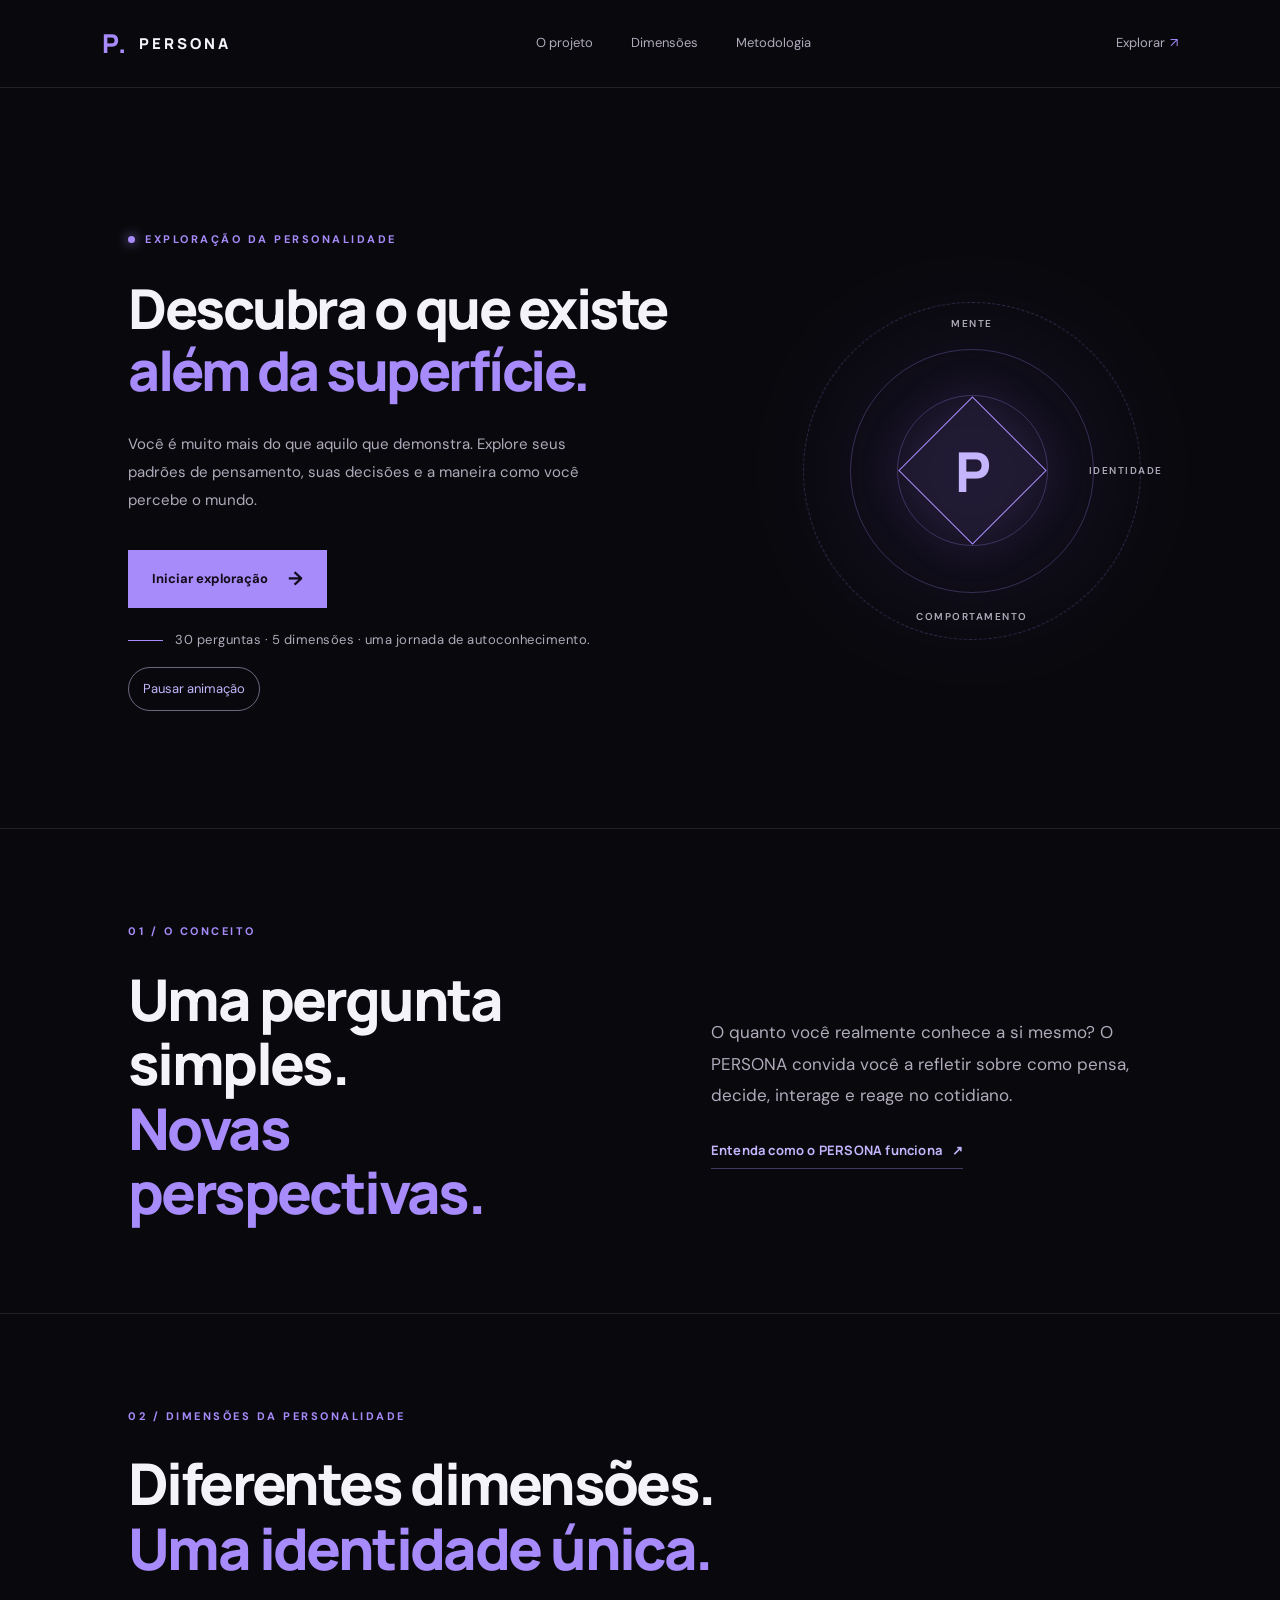
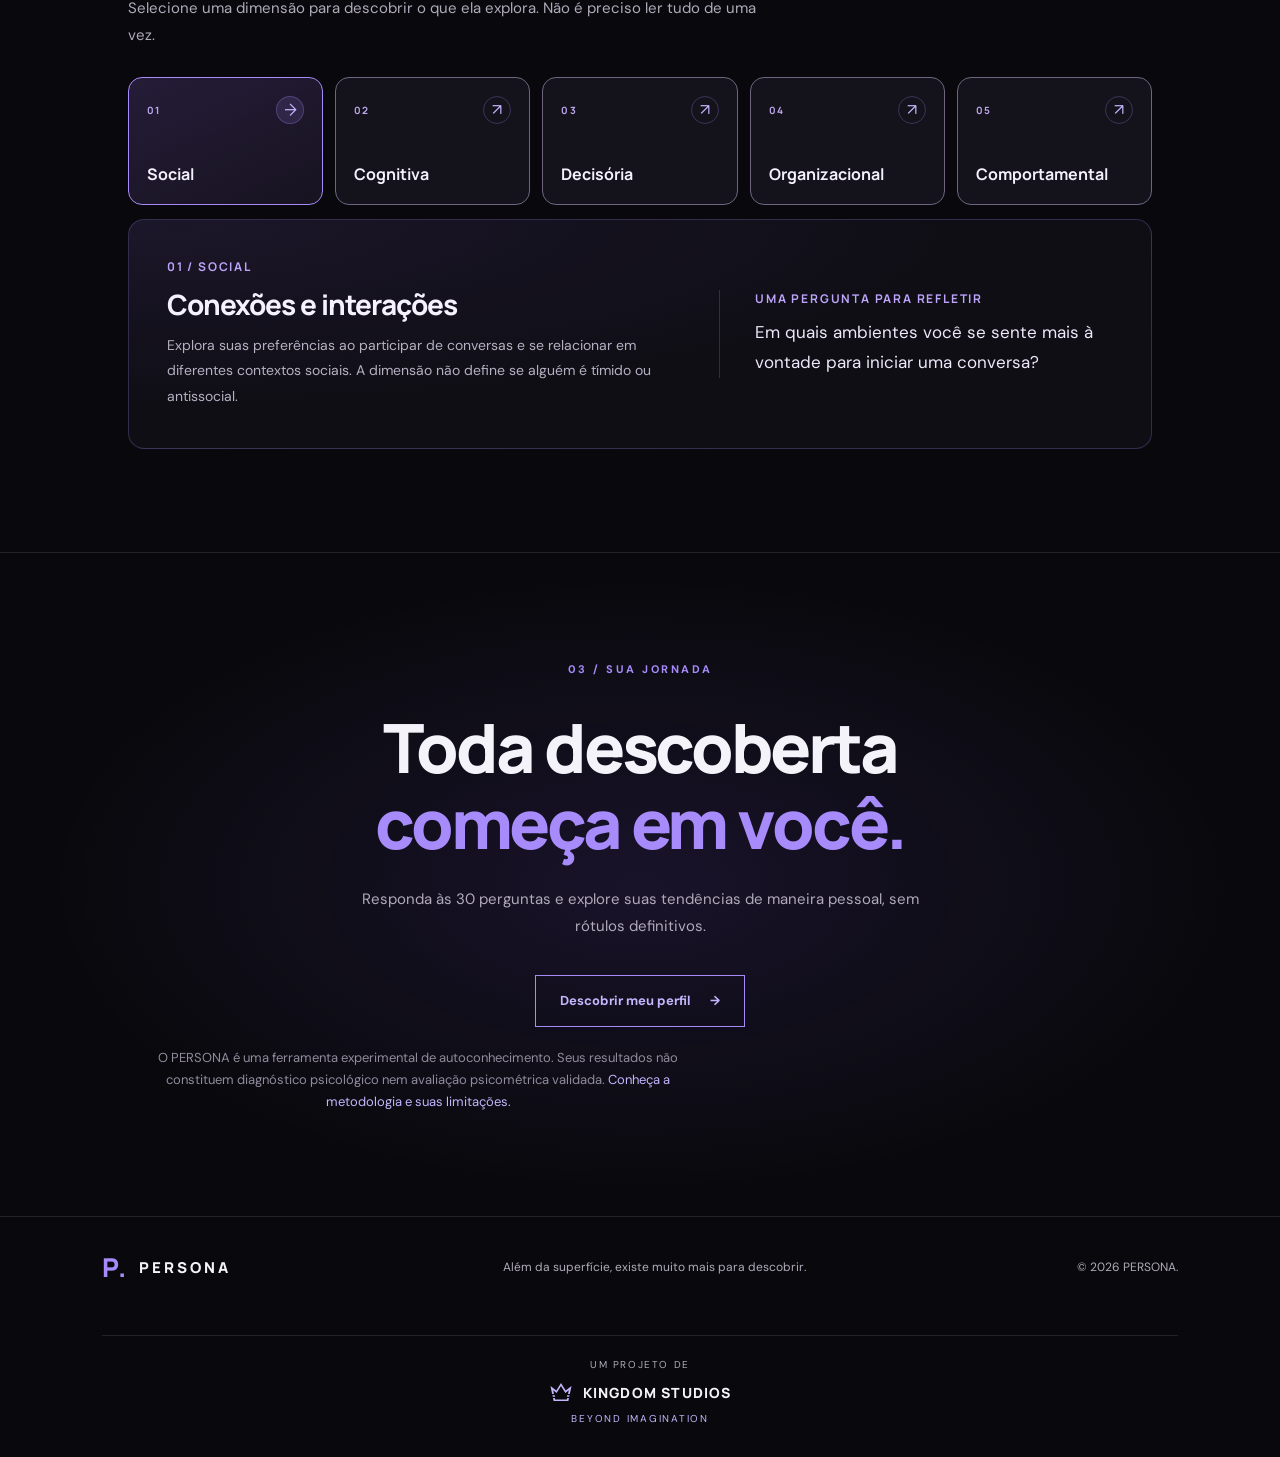
<file: index.html>
<!DOCTYPE html>
<html lang="pt-BR">
<head>
    <meta charset="UTF-8">
    <link rel="icon" type="image/svg+xml" href="persona-icon.svg?v=1">
    <meta http-equiv="Content-Security-Policy" content="default-src 'self'; script-src 'self'; style-src 'self'; font-src 'self'; img-src 'self' data:; connect-src 'self'; object-src 'none'; frame-src 'none'; base-uri 'self'; form-action 'self'; upgrade-insecure-requests">
    <meta name="referrer" content="no-referrer">
    <meta name="viewport" content="width=device-width, initial-scale=1.0">
    <meta name="description" content="PERSONA — Explore seus padrões de pensamento, comportamento e decisão. Uma jornada de descoberta e autoconhecimento.">
    <title>PERSONA — Além da superfície</title>
    <!-- Prévia de compartilhamento -->
    <meta property="og:type" content="website">
    <meta property="og:locale" content="pt_BR">
    <meta property="og:site_name" content="PERSONA">
    <meta property="og:title" content="PERSONA — Além da superfície">
    <meta property="og:description" content="Explore seus padrões de pensamento, comportamento e decisão. Uma jornada de autoconhecimento.">
    <meta property="og:url" content="https://kinglxyz.github.io/Persona/">
    <meta property="og:image" content="https://kinglxyz.github.io/Persona/persona-share.png">
    <meta property="og:image:width" content="1200">
    <meta property="og:image:height" content="630">
    <meta property="og:image:alt" content="PERSONA — Além da superfície. Explore seus padrões de pensamento, comportamento e decisão.">
    <meta name="twitter:card" content="summary_large_image">
    <meta name="twitter:title" content="PERSONA — Além da superfície">
    <meta name="twitter:description" content="Explore seus padrões de pensamento, comportamento e decisão. Uma jornada de autoconhecimento.">
    <meta name="twitter:image" content="https://kinglxyz.github.io/Persona/persona-share.png">
    <!-- Fontes -->
    <link rel="stylesheet" href="fonts.css?v=2">

    <!-- Arquivos do projeto -->
    <link rel="stylesheet" href="style.css?v=8">
    <link rel="stylesheet" href="home.css?v=3">
    <link rel="stylesheet" href="persona-interface.css?v=2">
    <script src="script.js?v=4" defer></script>
    <!-- Ajustes exclusivos da nova página inicial: não alteram as demais páginas. -->
</head>
<body class="home-refresh">
    <a class="skip-link" href="#conteudo-principal">Pular para o conteúdo principal</a>
    <!-- CABEÇALHO -->
    <header class="header">
        <a href="index.html" class="logo" aria-label="PERSONA — Página inicial">
            <span class="logo-symbol">P.</span>
            PERSONA
        </a>

        <nav class="navigation" aria-label="Navegação principal">
            <a href="#conceito">O projeto</a>
            <a href="#dimensoes">Dimensões</a>
            <a href="metodologia.html">Metodologia</a>
        </nav>

        <a href="quiz.html" class="header-link">
            Explorar <span aria-hidden="true">↗</span>
        </a>
    </header>

    <!-- CONTEÚDO PRINCIPAL -->
    <main id="conteudo-principal" tabindex="-1">
        <!-- APRESENTAÇÃO -->
        <section class="hero" aria-labelledby="titulo-principal">
            <div class="hero-content">
                <span class="eyebrow">
                    <span class="status-dot" aria-hidden="true"></span>
                    EXPLORAÇÃO DA PERSONALIDADE
                </span>
                <h1 id="titulo-principal">
                    Descubra o que existe<br>
                    <span>além da superfície.</span>
                </h1>

                <p class="hero-description">
                    Você é muito mais do que aquilo que demonstra.
                    Explore seus padrões de pensamento, suas decisões
                    e a maneira como você percebe o mundo.
                </p>
                <a href="quiz.html" class="primary-button">
                    Iniciar exploração <span aria-hidden="true">→</span>
                </a>

                <div class="hero-note">
                    <span class="note-line" aria-hidden="true"></span>
                    30 perguntas · 5 dimensões · uma jornada de autoconhecimento.
                </div>
                <button type="button" id="hero-motion-toggle" class="hero-motion-toggle" hidden>Pausar animação</button>
            </div>
            <!-- Ilustração geométrica do PERSONA -->
            <div class="hero-visual" aria-hidden="true">
                <div class="visual-glow"></div>
                <div class="orbit orbit-one"></div>
                <div class="orbit orbit-two"></div>
                <div class="orbit orbit-three"></div>
                <div class="visual-center">
                    <span class="center-symbol">P</span>
                </div>
                <span class="visual-label label-one">MENTE</span>
                <span class="visual-label label-two">IDENTIDADE</span>
                <span class="visual-label label-three">COMPORTAMENTO</span>
            </div>
            <div class="hero-index" aria-hidden="true">
                <span>01</span>
                <span class="index-line"></span>
                <span>03</span>
            </div>
        </section>
        <!-- SEÇÃO 01 — CONCEITO: apresentação breve -->
        <section class="concept section" id="conceito" aria-labelledby="titulo-conceito">
            <div class="section-heading">
                <span class="section-tag">01 / O CONCEITO</span>
                <h2 id="titulo-conceito">
                    Uma pergunta simples.<br>
                    <span>Novas perspectivas.</span>
                </h2>
            </div>
            <div class="concept-content">
                <p>
                    O quanto você realmente conhece a si mesmo?
                    O PERSONA convida você a refletir sobre como pensa,
                    decide, interage e reage no cotidiano.
                </p>
                <a href="metodologia.html" class="home-text-link">
                    Entenda como o PERSONA funciona <span aria-hidden="true">↗</span>
                </a>
            </div>
        </section>

        <!-- SEÇÃO 02 — DIMENSÕES: os cartões são botões de verdade -->
        <section class="dimensions section" id="dimensoes" aria-labelledby="titulo-dimensoes">
            <div class="section-heading">
                <span class="section-tag">02 / DIMENSÕES DA PERSONALIDADE</span>
                <h2 id="titulo-dimensoes">
                    Diferentes dimensões.<br>
                    <span>Uma identidade única.</span>
                </h2>
                <p class="dimension-intro">
                    Selecione uma dimensão para descobrir o que ela explora.
                    Não é preciso ler tudo de uma vez.
                </p>
            </div>

            <div class="dimension-grid" role="group" aria-label="Escolha uma dimensão para explorar">
                <button type="button" class="dimension-choice" data-dimension="social" aria-pressed="true" aria-controls="dimension-detail">
                    <span class="dimension-choice-top"><span class="dimension-choice-number">01</span><span class="dimension-choice-arrow" aria-hidden="true">↗</span></span>
                    <span class="dimension-choice-title">Social</span>
                </button>
                <button type="button" class="dimension-choice" data-dimension="cognitiva" aria-pressed="false" aria-controls="dimension-detail">
                    <span class="dimension-choice-top"><span class="dimension-choice-number">02</span><span class="dimension-choice-arrow" aria-hidden="true">↗</span></span>
                    <span class="dimension-choice-title">Cognitiva</span>
                </button>
                <button type="button" class="dimension-choice" data-dimension="decisoria" aria-pressed="false" aria-controls="dimension-detail">
                    <span class="dimension-choice-top"><span class="dimension-choice-number">03</span><span class="dimension-choice-arrow" aria-hidden="true">↗</span></span>
                    <span class="dimension-choice-title">Decisória</span>
                </button>
                <button type="button" class="dimension-choice" data-dimension="organizacional" aria-pressed="false" aria-controls="dimension-detail">
                    <span class="dimension-choice-top"><span class="dimension-choice-number">04</span><span class="dimension-choice-arrow" aria-hidden="true">↗</span></span>
                    <span class="dimension-choice-title">Organizacional</span>
                </button>
                <button type="button" class="dimension-choice" data-dimension="comportamental" aria-pressed="false" aria-controls="dimension-detail">
                    <span class="dimension-choice-top"><span class="dimension-choice-number">05</span><span class="dimension-choice-arrow" aria-hidden="true">↗</span></span>
                    <span class="dimension-choice-title">Comportamental</span>
                </button>
            </div>

            <div class="dimension-detail" id="dimension-detail" role="region" aria-labelledby="dimension-detail-title" aria-live="polite" aria-atomic="true">
                <div>
                    <span class="dimension-detail-eyebrow" id="dimension-detail-number">01 / SOCIAL</span>
                    <h3 class="dimension-detail-title" id="dimension-detail-title">Conexões e interações</h3>
                    <p class="dimension-detail-description" id="dimension-detail-description">
                        Explora suas preferências ao participar de conversas e se relacionar em diferentes contextos sociais.
                        A dimensão não define se alguém é tímido ou antissocial.
                    </p>
                </div>
                <div class="dimension-reflection">
                    <span class="dimension-detail-label">UMA PERGUNTA PARA REFLETIR</span>
                    <p class="dimension-detail-question" id="dimension-detail-question">
                        Em quais ambientes você se sente mais à vontade para iniciar uma conversa?
                    </p>
                </div>
            </div>
        </section>
        <!-- SEÇÃO 03 — JORNADA -->
        <section class="closing" aria-labelledby="titulo-jornada">
            <span class="section-tag">03 / SUA JORNADA</span>
            <h2 id="titulo-jornada">
                Toda descoberta<br>
                <span>começa em você.</span>
            </h2>
            <p>
                Responda às 30 perguntas e explore suas tendências
                de maneira pessoal, sem rótulos definitivos.
            </p>
            <a href="quiz.html" class="secondary-button">
                Descobrir meu perfil <span aria-hidden="true">→</span>
            </a>
            <p class="home-smallprint">
                O PERSONA é uma ferramenta experimental de autoconhecimento. Seus resultados não constituem diagnóstico psicológico nem avaliação psicométrica validada.
                <a href="metodologia.html">Conheça a metodologia e suas limitações.</a>
            </p>
        </section>
    </main>

    <!-- RODAPÉ -->
    <footer class="footer">
        <a href="index.html" class="logo" aria-label="PERSONA — Voltar ao início">
            <span class="logo-symbol">P.</span>
            PERSONA
        </a>
        <p>Além da superfície, existe muito mais para descobrir.</p>
        <span>© <span id="current-year"></span> PERSONA.</span>
    </footer>
    <!-- Módulo já utilizado nas demais páginas: assinatura KINGDOM STUDIOS. -->
    <script src="persona-interface.js?v=6" defer></script>

    <!-- Alternância local dos cartões: não interfere em quiz, resultados nem histórico. -->
    <script src="home-dimensoes.js?v=1" defer></script>
</body>
</html>
</file>
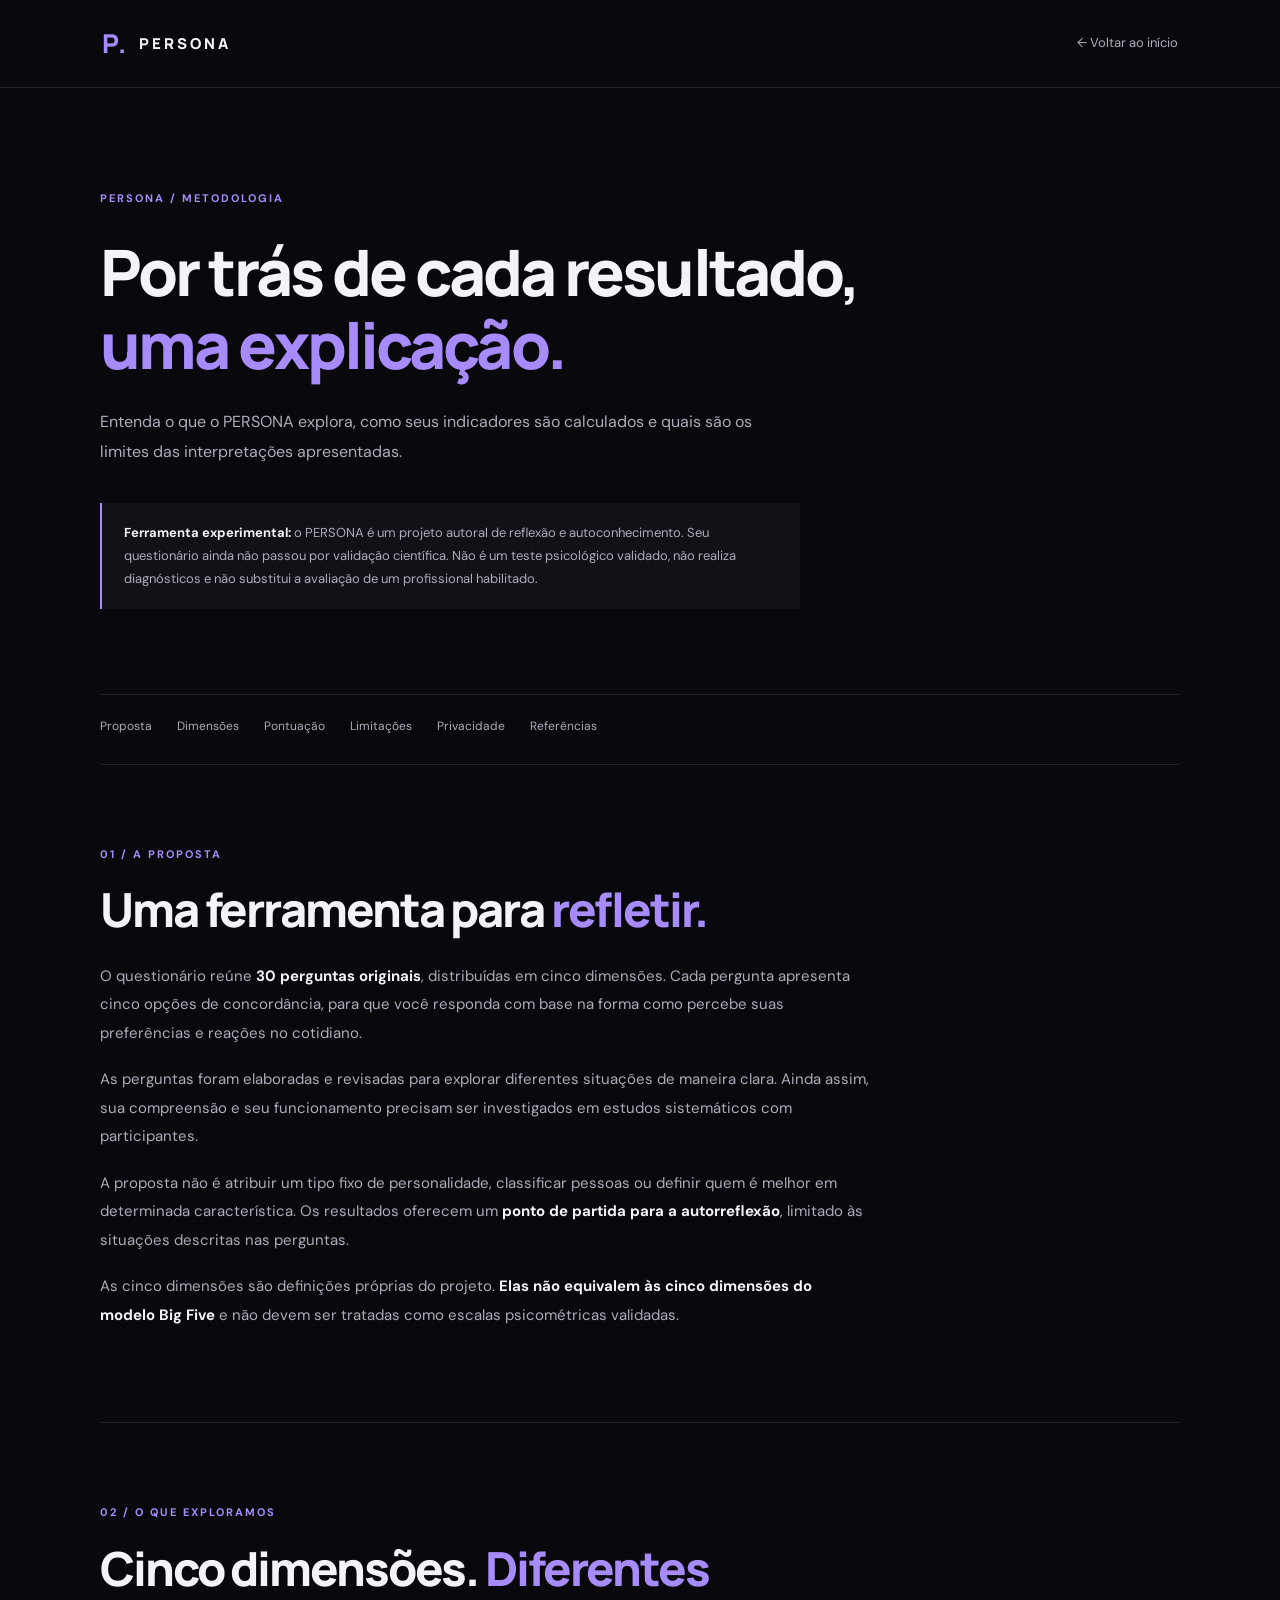
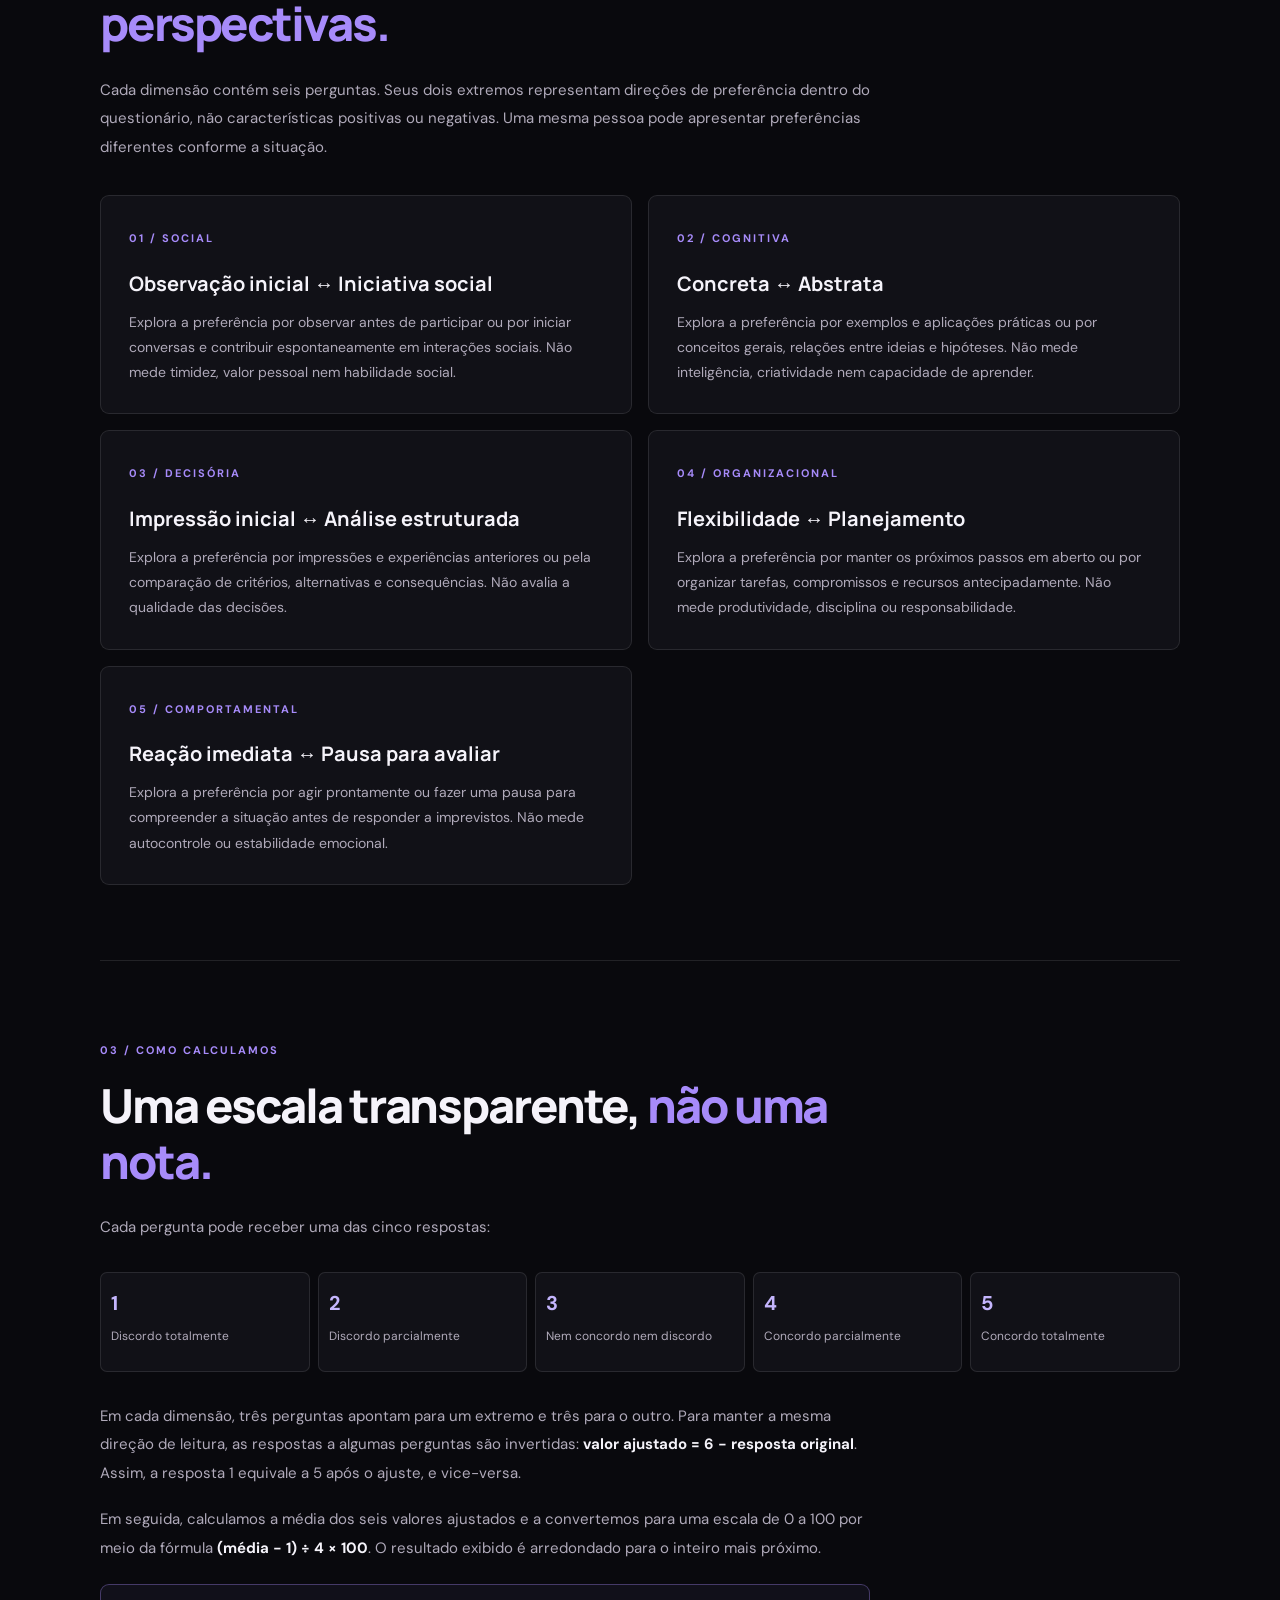
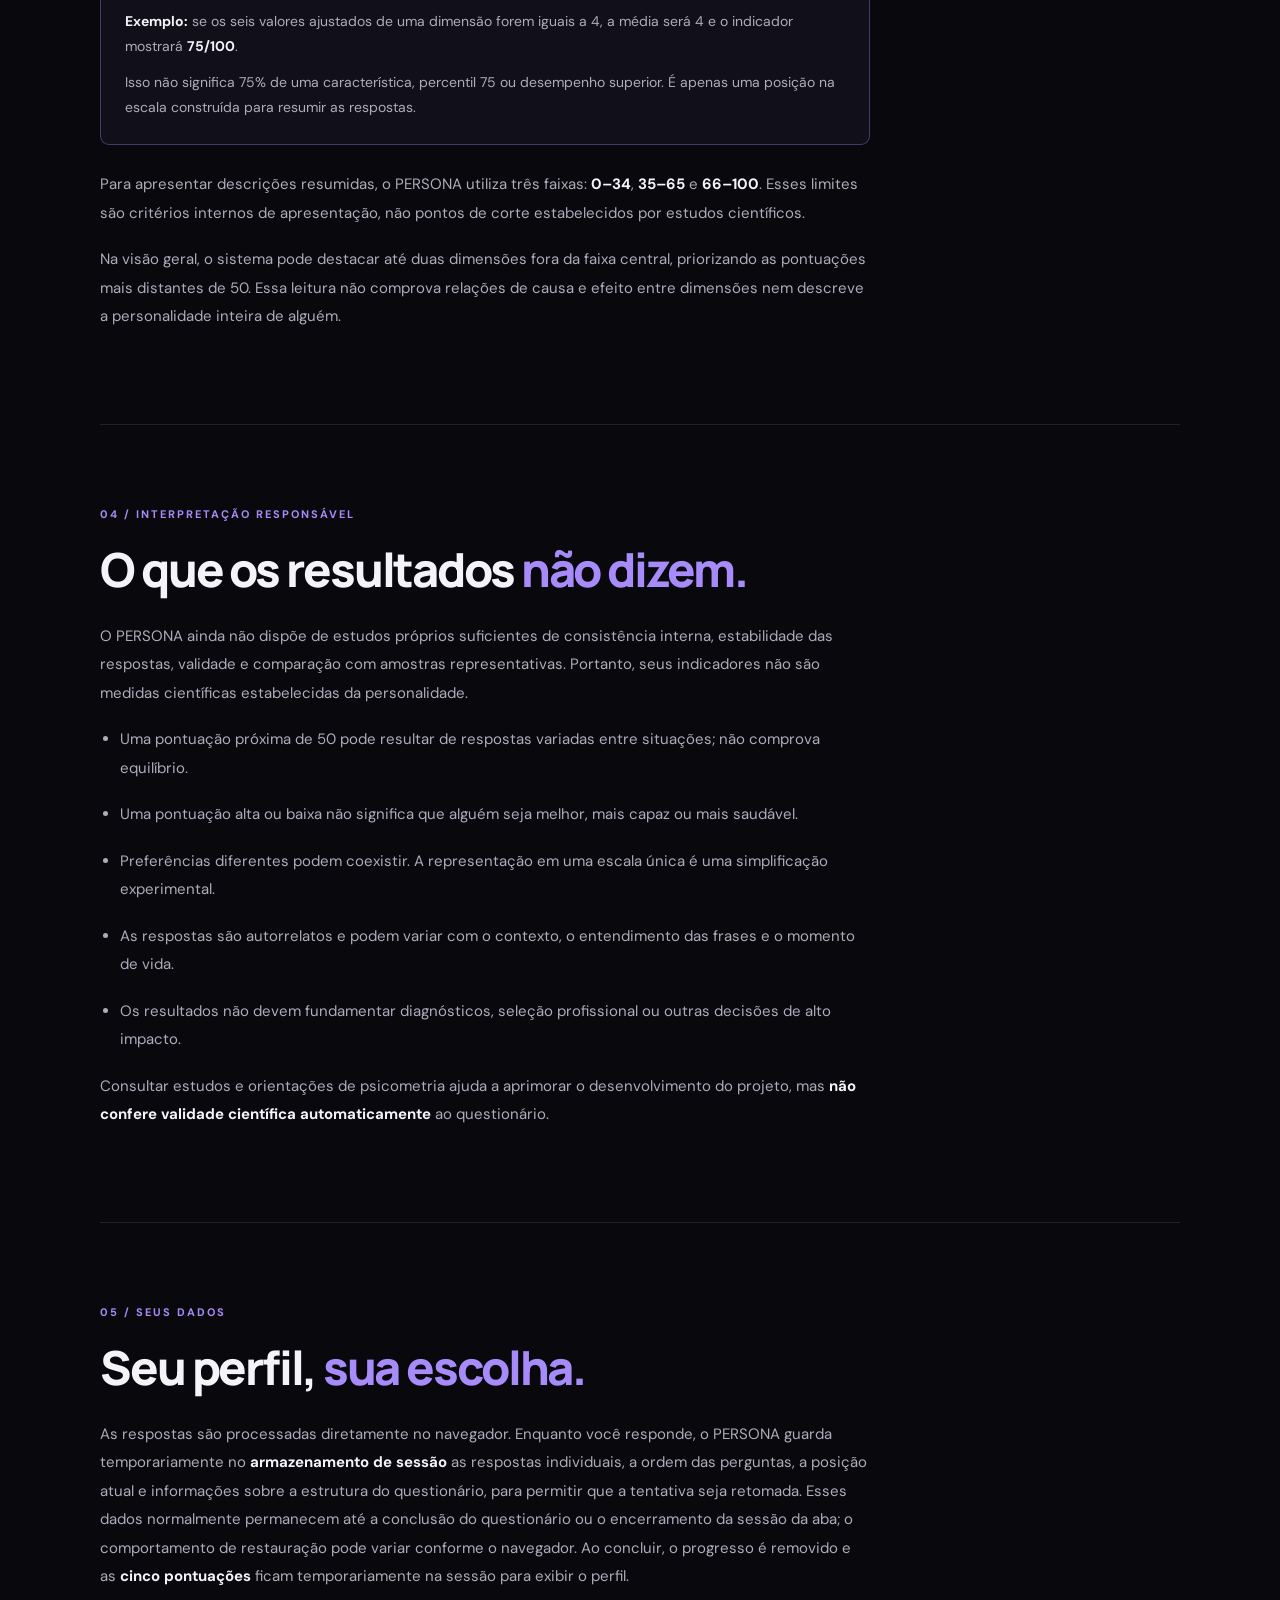
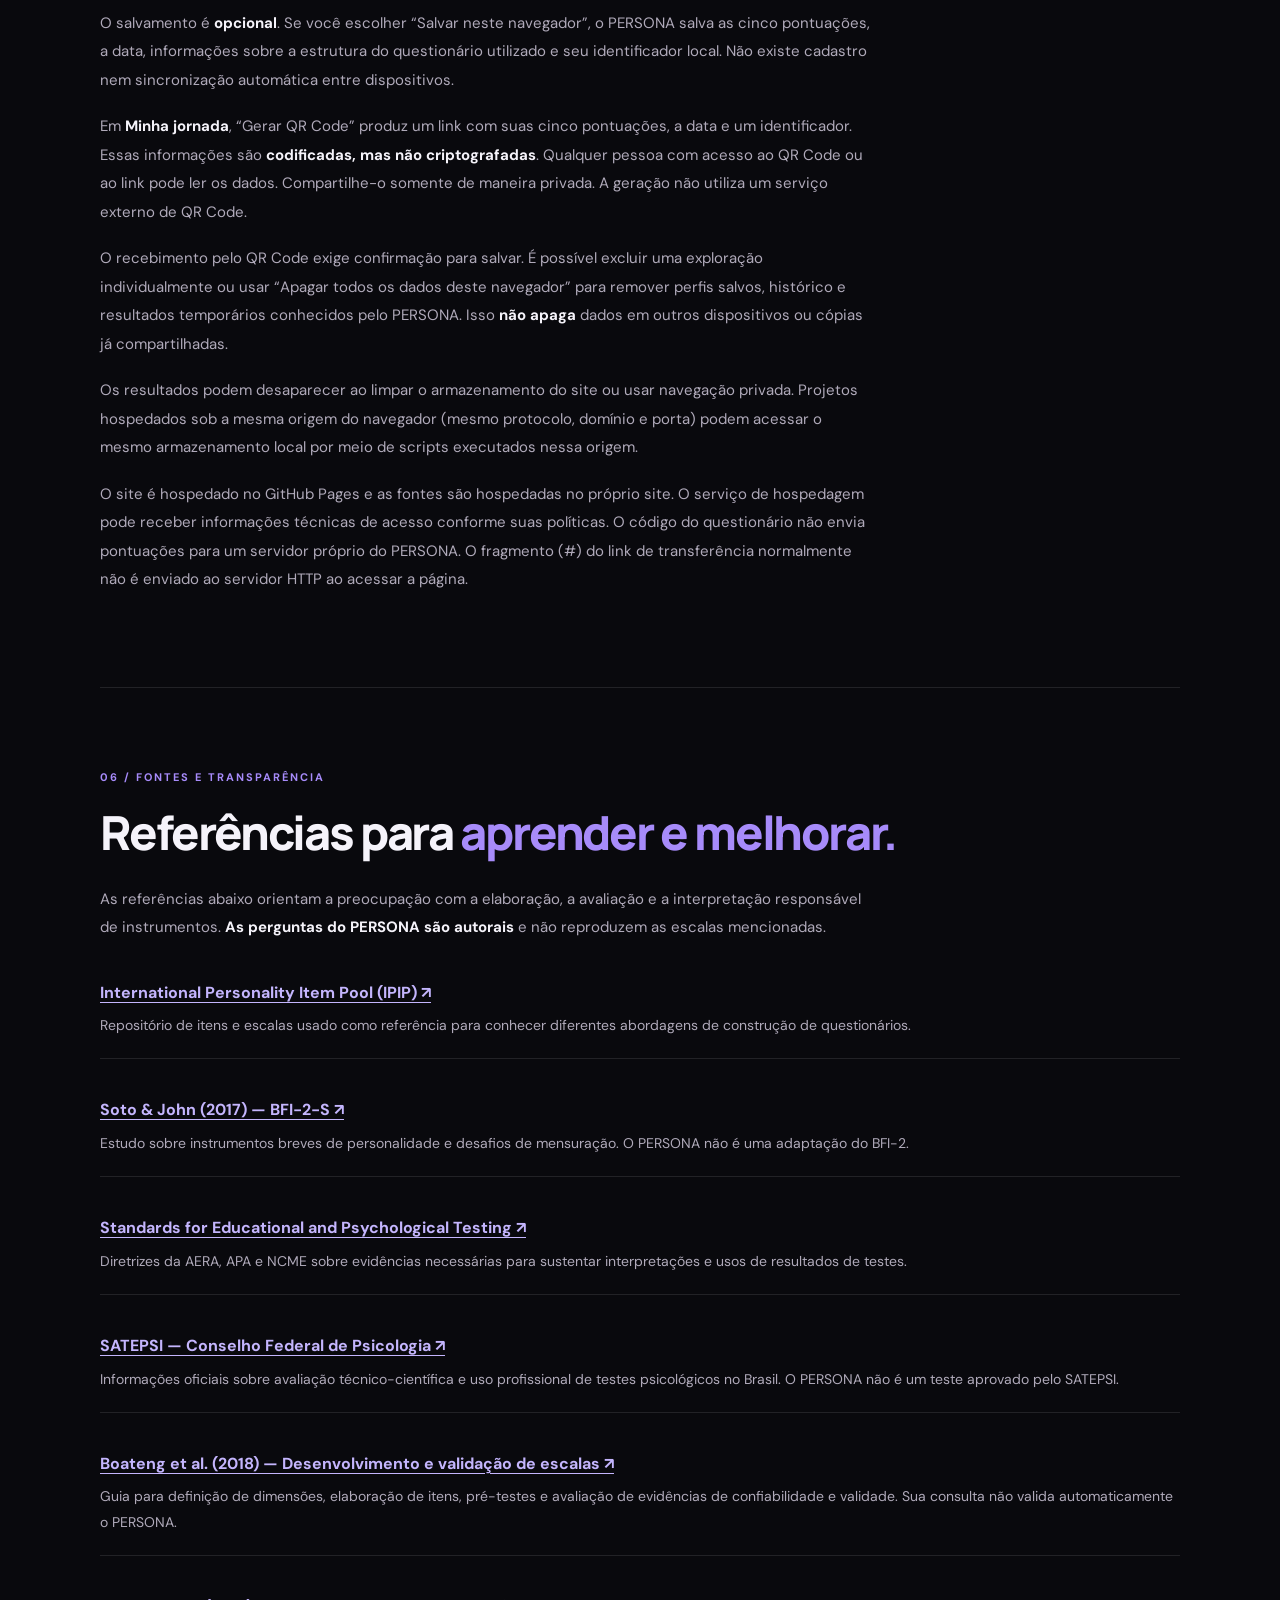
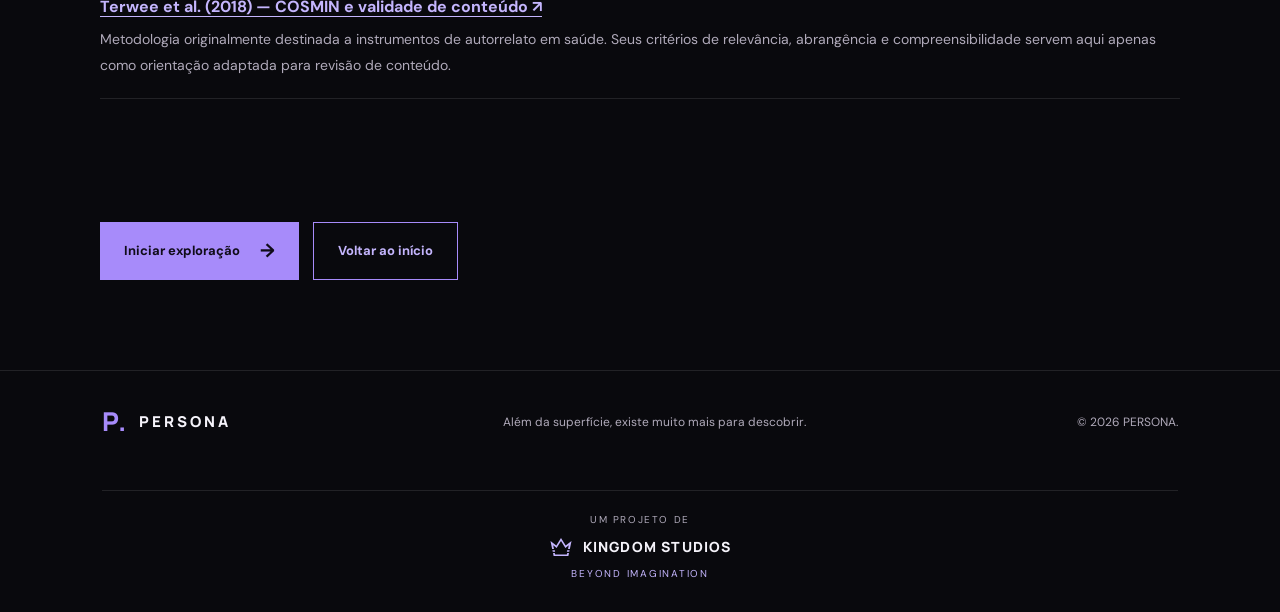
<file: metodologia.html>
<!DOCTYPE html>
<html lang="pt-BR">
<head>
    <meta charset="UTF-8">
    <link rel="icon" type="image/svg+xml" href="persona-icon.svg?v=1">
    <meta http-equiv="Content-Security-Policy" content="default-src 'self'; script-src 'self'; style-src 'self'; font-src 'self'; img-src 'self' data:; connect-src 'self'; object-src 'none'; frame-src 'none'; base-uri 'self'; form-action 'self'; upgrade-insecure-requests">
    <meta name="referrer" content="no-referrer">
    <meta name="viewport" content="width=device-width, initial-scale=1.0">
    <meta name="description" content="Conheça a metodologia do PERSONA: dimensões exploradas, elaboração das perguntas, cálculo dos indicadores, limitações e privacidade.">
    <meta name="theme-color" content="#09090d">
    <title>Metodologia — PERSONA</title>

    <link rel="stylesheet" href="fonts.css?v=2">
    <link rel="stylesheet" href="style.css?v=8">
    <link rel="stylesheet" href="metodologia.css?v=3">
    <link rel="stylesheet" href="persona-interface.css?v=2">

</head>
<body>
    <a class="skip-link" href="#conteudo-principal">Pular para o conteúdo principal</a>
    <header class="header">
        <a href="index.html" class="logo" aria-label="PERSONA — Página inicial">
            <span class="logo-symbol">P.</span> PERSONA
        </a>
        <a href="index.html" class="header-link">← Voltar ao início</a>
    </header>

    <main id="conteudo-principal" tabindex="-1" class="method-main">
        <section class="method-hero" aria-labelledby="method-title">
            <span class="method-tag">PERSONA / METODOLOGIA</span>
            <h1 id="method-title">Por trás de cada resultado, <span>uma explicação.</span></h1>
            <p class="method-lead">
                Entenda o que o PERSONA explora, como seus indicadores são calculados
                e quais são os limites das interpretações apresentadas.
            </p>
            <div class="method-notice">
                <strong>Ferramenta experimental:</strong> o PERSONA é um projeto autoral
                de reflexão e autoconhecimento. Seu questionário ainda não passou
                por validação científica. Não é um teste psicológico validado,
                não realiza diagnósticos e não substitui a avaliação de um
                profissional habilitado.
            </div>
        </section>

        <nav class="method-nav" aria-label="Seções da metodologia">
            <a href="#proposta">Proposta</a>
            <a href="#dimensoes">Dimensões</a>
            <a href="#pontuacao">Pontuação</a>
            <a href="#limites">Limitações</a>
            <a href="#privacidade">Privacidade</a>
            <a href="#referencias">Referências</a>
        </nav>

        <section class="method-section" id="proposta" aria-labelledby="proposta-title">
            <span class="method-tag">01 / A PROPOSTA</span>
            <h2 id="proposta-title">Uma ferramenta para <span>refletir.</span></h2>
            <div class="method-text">
                <p>
                    O questionário reúne <strong>30 perguntas originais</strong>,
                    distribuídas em cinco dimensões. Cada pergunta apresenta
                    cinco opções de concordância, para que você responda com base
                    na forma como percebe suas preferências e reações no cotidiano.
                </p>
                <p>
                    As perguntas foram elaboradas e revisadas para explorar
                    diferentes situações de maneira clara. Ainda assim, sua
                    compreensão e seu funcionamento precisam ser investigados
                    em estudos sistemáticos com participantes.
                </p>
                <p>
                    A proposta não é atribuir um tipo fixo de personalidade,
                    classificar pessoas ou definir quem é melhor em determinada
                    característica. Os resultados oferecem um <strong>ponto de
                    partida para a autorreflexão</strong>, limitado às situações
                    descritas nas perguntas.
                </p>
                <p>
                    As cinco dimensões são definições próprias do projeto.
                    <strong>Elas não equivalem às cinco dimensões do modelo Big Five</strong>
                    e não devem ser tratadas como escalas psicométricas validadas.
                </p>
            </div>
        </section>

        <section class="method-section" id="dimensoes" aria-labelledby="dimensoes-title">
            <span class="method-tag">02 / O QUE EXPLORAMOS</span>
            <h2 id="dimensoes-title">Cinco dimensões. <span>Diferentes perspectivas.</span></h2>
            <div class="method-text">
                <p>
                    Cada dimensão contém seis perguntas. Seus dois extremos
                    representam direções de preferência dentro do questionário,
                    não características positivas ou negativas. Uma mesma pessoa
                    pode apresentar preferências diferentes conforme a situação.
                </p>
            </div>
            <div class="method-grid">
                <article class="method-card">
                    <span class="method-number">01 / SOCIAL</span>
                    <h3 aria-label="Social: Observação inicial a Iniciativa social">Observação inicial ↔ Iniciativa social</h3>
                    <p>
                        Explora a preferência por observar antes de participar
                        ou por iniciar conversas e contribuir espontaneamente
                        em interações sociais. Não mede timidez, valor pessoal
                        nem habilidade social.
                    </p>
                </article>
                <article class="method-card">
                    <span class="method-number">02 / COGNITIVA</span>
                    <h3 aria-label="Cognitiva: Concreta a Abstrata">Concreta ↔ Abstrata</h3>
                    <p>
                        Explora a preferência por exemplos e aplicações práticas
                        ou por conceitos gerais, relações entre ideias e hipóteses.
                        Não mede inteligência, criatividade nem capacidade de aprender.
                    </p>
                </article>
                <article class="method-card">
                    <span class="method-number">03 / DECISÓRIA</span>
                    <h3 aria-label="Decisória: Impressão inicial a Análise estruturada">Impressão inicial ↔ Análise estruturada</h3>
                    <p>
                        Explora a preferência por impressões e experiências
                        anteriores ou pela comparação de critérios, alternativas
                        e consequências. Não avalia a qualidade das decisões.
                    </p>
                </article>
                <article class="method-card">
                    <span class="method-number">04 / ORGANIZACIONAL</span>
                    <h3 aria-label="Organizacional: Flexibilidade a Planejamento">Flexibilidade ↔ Planejamento</h3>
                    <p>
                        Explora a preferência por manter os próximos passos
                        em aberto ou por organizar tarefas, compromissos e
                        recursos antecipadamente. Não mede produtividade,
                        disciplina ou responsabilidade.
                    </p>
                </article>
                <article class="method-card">
                    <span class="method-number">05 / COMPORTAMENTAL</span>
                    <h3 aria-label="Comportamental: Reação imediata a Pausa para avaliar">Reação imediata ↔ Pausa para avaliar</h3>
                    <p>
                        Explora a preferência por agir prontamente ou fazer
                        uma pausa para compreender a situação antes de responder
                        a imprevistos. Não mede autocontrole ou estabilidade emocional.
                    </p>
                </article>
            </div>
        </section>

        <section class="method-section" id="pontuacao" aria-labelledby="pontuacao-title">
            <span class="method-tag">03 / COMO CALCULAMOS</span>
            <h2 id="pontuacao-title">Uma escala transparente, <span>não uma nota.</span></h2>
            <div class="method-text">
                <p>Cada pergunta pode receber uma das cinco respostas:</p>
            </div>
            <div class="method-scale" role="list" aria-label="Escala de concordância, de um a cinco">
                <div class="method-scale-item" role="listitem"><b>1</b><span>Discordo totalmente</span></div>
                <div class="method-scale-item" role="listitem"><b>2</b><span>Discordo parcialmente</span></div>
                <div class="method-scale-item" role="listitem"><b>3</b><span>Nem concordo nem discordo</span></div>
                <div class="method-scale-item" role="listitem"><b>4</b><span>Concordo parcialmente</span></div>
                <div class="method-scale-item" role="listitem"><b>5</b><span>Concordo totalmente</span></div>
            </div>
            <div class="method-text">
                <p>
                    Em cada dimensão, três perguntas apontam para um extremo
                    e três para o outro. Para manter a mesma direção de leitura,
                    as respostas a algumas perguntas são invertidas:
                    <strong>valor ajustado = 6 − resposta original</strong>.
                    Assim, a resposta 1 equivale a 5 após o ajuste, e vice-versa.
                </p>
                <p>
                    Em seguida, calculamos a média dos seis valores ajustados
                    e a convertemos para uma escala de 0 a 100 por meio da fórmula
                    <strong>(média − 1) ÷ 4 × 100</strong>. O resultado exibido
                    é arredondado para o inteiro mais próximo.
                </p>
            </div>
            <div class="method-example">
                <p>
                    <strong>Exemplo:</strong> se os seis valores ajustados de
                    uma dimensão forem iguais a 4, a média será 4 e o indicador
                    mostrará <strong>75/100</strong>.
                </p>
                <p>
                    Isso não significa 75% de uma característica, percentil 75
                    ou desempenho superior. É apenas uma posição na escala
                    construída para resumir as respostas.
                </p>
            </div>
            <div class="method-text method-text--spaced">
                <p>
                    Para apresentar descrições resumidas, o PERSONA utiliza
                    três faixas: <strong>0–34</strong>, <strong>35–65</strong>
                    e <strong>66–100</strong>. Esses limites são critérios
                    internos de apresentação, não pontos de corte estabelecidos
                    por estudos científicos.
                </p>
                <p>
                    Na visão geral, o sistema pode destacar até duas dimensões
                    fora da faixa central, priorizando as pontuações mais distantes
                    de 50. Essa leitura não comprova relações de causa e efeito
                    entre dimensões nem descreve a personalidade inteira de alguém.
                </p>
            </div>
        </section>

        <section class="method-section" id="limites" aria-labelledby="limites-title">
            <span class="method-tag">04 / INTERPRETAÇÃO RESPONSÁVEL</span>
            <h2 id="limites-title">O que os resultados <span>não dizem.</span></h2>
            <div class="method-text">
                <p>
                    O PERSONA ainda não dispõe de estudos próprios suficientes
                    de consistência interna, estabilidade das respostas, validade
                    e comparação com amostras representativas. Portanto, seus
                    indicadores não são medidas científicas estabelecidas da personalidade.
                </p>
                <ul class="method-list">
                    <li>Uma pontuação próxima de 50 pode resultar de respostas variadas entre situações; não comprova equilíbrio.</li>
                    <li>Uma pontuação alta ou baixa não significa que alguém seja melhor, mais capaz ou mais saudável.</li>
                    <li>Preferências diferentes podem coexistir. A representação em uma escala única é uma simplificação experimental.</li>
                    <li>As respostas são autorrelatos e podem variar com o contexto, o entendimento das frases e o momento de vida.</li>
                    <li>Os resultados não devem fundamentar diagnósticos, seleção profissional ou outras decisões de alto impacto.</li>
                </ul>
                <p>
                    Consultar estudos e orientações de psicometria ajuda a aprimorar
                    o desenvolvimento do projeto, mas <strong>não confere validade
                    científica automaticamente</strong> ao questionário.
                </p>
            </div>
        </section>

        <section class="method-section" id="privacidade" aria-labelledby="privacidade-title">
            <span class="method-tag">05 / SEUS DADOS</span>
            <h2 id="privacidade-title">Seu perfil, <span>sua escolha.</span></h2>
            <div class="method-text">
                <p>As respostas são processadas diretamente no navegador. Enquanto você responde, o PERSONA guarda temporariamente no <strong>armazenamento de sessão</strong> as respostas individuais, a ordem das perguntas, a posição atual e informações sobre a estrutura do questionário, para permitir que a tentativa seja retomada. Esses dados normalmente permanecem até a conclusão do questionário ou o encerramento da sessão da aba; o comportamento de restauração pode variar conforme o navegador. Ao concluir, o progresso é removido e as <strong>cinco pontuações</strong> ficam temporariamente na sessão para exibir o perfil.</p>
                <p>O salvamento é <strong>opcional</strong>. Se você escolher “Salvar neste navegador”, o PERSONA salva as cinco pontuações, a data, informações sobre a estrutura do questionário utilizado e seu identificador local. Não existe cadastro nem sincronização automática entre dispositivos.</p>
                <p>Em <strong>Minha jornada</strong>, “Gerar QR Code” produz um link com suas cinco pontuações, a data e um identificador. Essas informações são <strong>codificadas, mas não criptografadas</strong>. Qualquer pessoa com acesso ao QR Code ou ao link pode ler os dados. Compartilhe-o somente de maneira privada. A geração não utiliza um serviço externo de QR Code.</p>
                <p>O recebimento pelo QR Code exige confirmação para salvar. É possível excluir uma exploração individualmente ou usar <a href="minha-jornada.html#privacidade-local">“Apagar todos os dados deste navegador”</a> para remover perfis salvos, histórico e resultados temporários conhecidos pelo PERSONA. Isso <strong>não apaga</strong> dados em outros dispositivos ou cópias já compartilhadas.</p>
                <p>Os resultados podem desaparecer ao limpar o armazenamento do site ou usar navegação privada. Projetos hospedados sob a mesma origem do navegador (mesmo protocolo, domínio e porta) podem acessar o mesmo armazenamento local por meio de scripts executados nessa origem.</p>
                <p>O site é hospedado no GitHub Pages e as fontes são hospedadas no próprio site. O serviço de hospedagem pode receber informações técnicas de acesso conforme suas políticas. O código do questionário não envia pontuações para um servidor próprio do PERSONA. O fragmento (#) do link de transferência normalmente não é enviado ao servidor HTTP ao acessar a página.</p>
            </div>
        </section>

        <section class="method-section" id="referencias" aria-labelledby="referencias-title">
            <span class="method-tag">06 / FONTES E TRANSPARÊNCIA</span>
            <h2 id="referencias-title">Referências para <span>aprender e melhorar.</span></h2>
            <div class="method-text">
                <p>
                    As referências abaixo orientam a preocupação com a elaboração,
                    a avaliação e a interpretação responsável de instrumentos.
                    <strong>As perguntas do PERSONA são autorais</strong> e não
                    reproduzem as escalas mencionadas.
                </p>
            </div>
            <div class="method-reference">
                <a href="https://ipip.ori.org/" target="_blank" rel="noopener noreferrer" aria-label="International Personality Item Pool (IPIP) (abre em outra aba)">International Personality Item Pool (IPIP) <span aria-hidden="true">↗</span></a>
                <p>Repositório de itens e escalas usado como referência para conhecer diferentes abordagens de construção de questionários.</p>
            </div>
            <div class="method-reference">
                <a href="https://www.sciencedirect.com/science/article/pii/S0092656616301325" target="_blank" rel="noopener noreferrer" aria-label="Soto &amp; John (2017) — BFI-2-S (abre em outra aba)">Soto &amp; John (2017) — BFI-2-S <span aria-hidden="true">↗</span></a>
                <p>Estudo sobre instrumentos breves de personalidade e desafios de mensuração. O PERSONA não é uma adaptação do BFI-2.</p>
            </div>
            <div class="method-reference">
                <a href="https://www.testingstandards.net/" target="_blank" rel="noopener noreferrer" aria-label="Standards for Educational and Psychological Testing (abre em outra aba)">Standards for Educational and Psychological Testing <span aria-hidden="true">↗</span></a>
                <p>Diretrizes da AERA, APA e NCME sobre evidências necessárias para sustentar interpretações e usos de resultados de testes.</p>
            </div>
            <div class="method-reference">
                <a href="https://satepsi.cfp.org.br/" target="_blank" rel="noopener noreferrer" aria-label="SATEPSI — Conselho Federal de Psicologia (abre em outra aba)">SATEPSI — Conselho Federal de Psicologia <span aria-hidden="true">↗</span></a>
                <p>Informações oficiais sobre avaliação técnico-científica e uso profissional de testes psicológicos no Brasil. O PERSONA não é um teste aprovado pelo SATEPSI.</p>
            </div>
            <div class="method-reference">
                <a href="https://doi.org/10.3389/fpubh.2018.00149" target="_blank" rel="noopener noreferrer" aria-label="Boateng et al. (2018) — Desenvolvimento e validação de escalas (abre em outra aba)">Boateng et al. (2018) — Desenvolvimento e validação de escalas <span aria-hidden="true">↗</span></a>
                <p>Guia para definição de dimensões, elaboração de itens, pré-testes e avaliação de evidências de confiabilidade e validade. Sua consulta não valida automaticamente o PERSONA.</p>
            </div>
            <div class="method-reference">
                <a href="https://doi.org/10.1007/s11136-018-1829-0" target="_blank" rel="noopener noreferrer" aria-label="Terwee et al. (2018) — COSMIN e validade de conteúdo (abre em outra aba)">Terwee et al. (2018) — COSMIN e validade de conteúdo <span aria-hidden="true">↗</span></a>
                <p>Metodologia originalmente destinada a instrumentos de autorrelato em saúde. Seus critérios de relevância, abrangência e compreensibilidade servem aqui apenas como orientação adaptada para revisão de conteúdo.</p>
            </div>
        </section>

        <div class="method-footer-actions">
            <a href="quiz.html" class="primary-button">Iniciar exploração <span aria-hidden="true">→</span></a>
            <a href="index.html" class="secondary-button">Voltar ao início</a>
        </div>
    </main>

    <footer class="footer">
        <a href="index.html" class="logo" aria-label="PERSONA — Página inicial">
            <span class="logo-symbol">P.</span> PERSONA
        </a>
        <p>Além da superfície, existe muito mais para descobrir.</p>
        <span>© <span id="current-year"></span> PERSONA.</span>
    </footer>

    <!-- Ano do rodapé atualizado pelo módulo persona-interface.js -->
    <script src="persona-interface.js?v=6" defer></script>
</body>
</html>
</file>
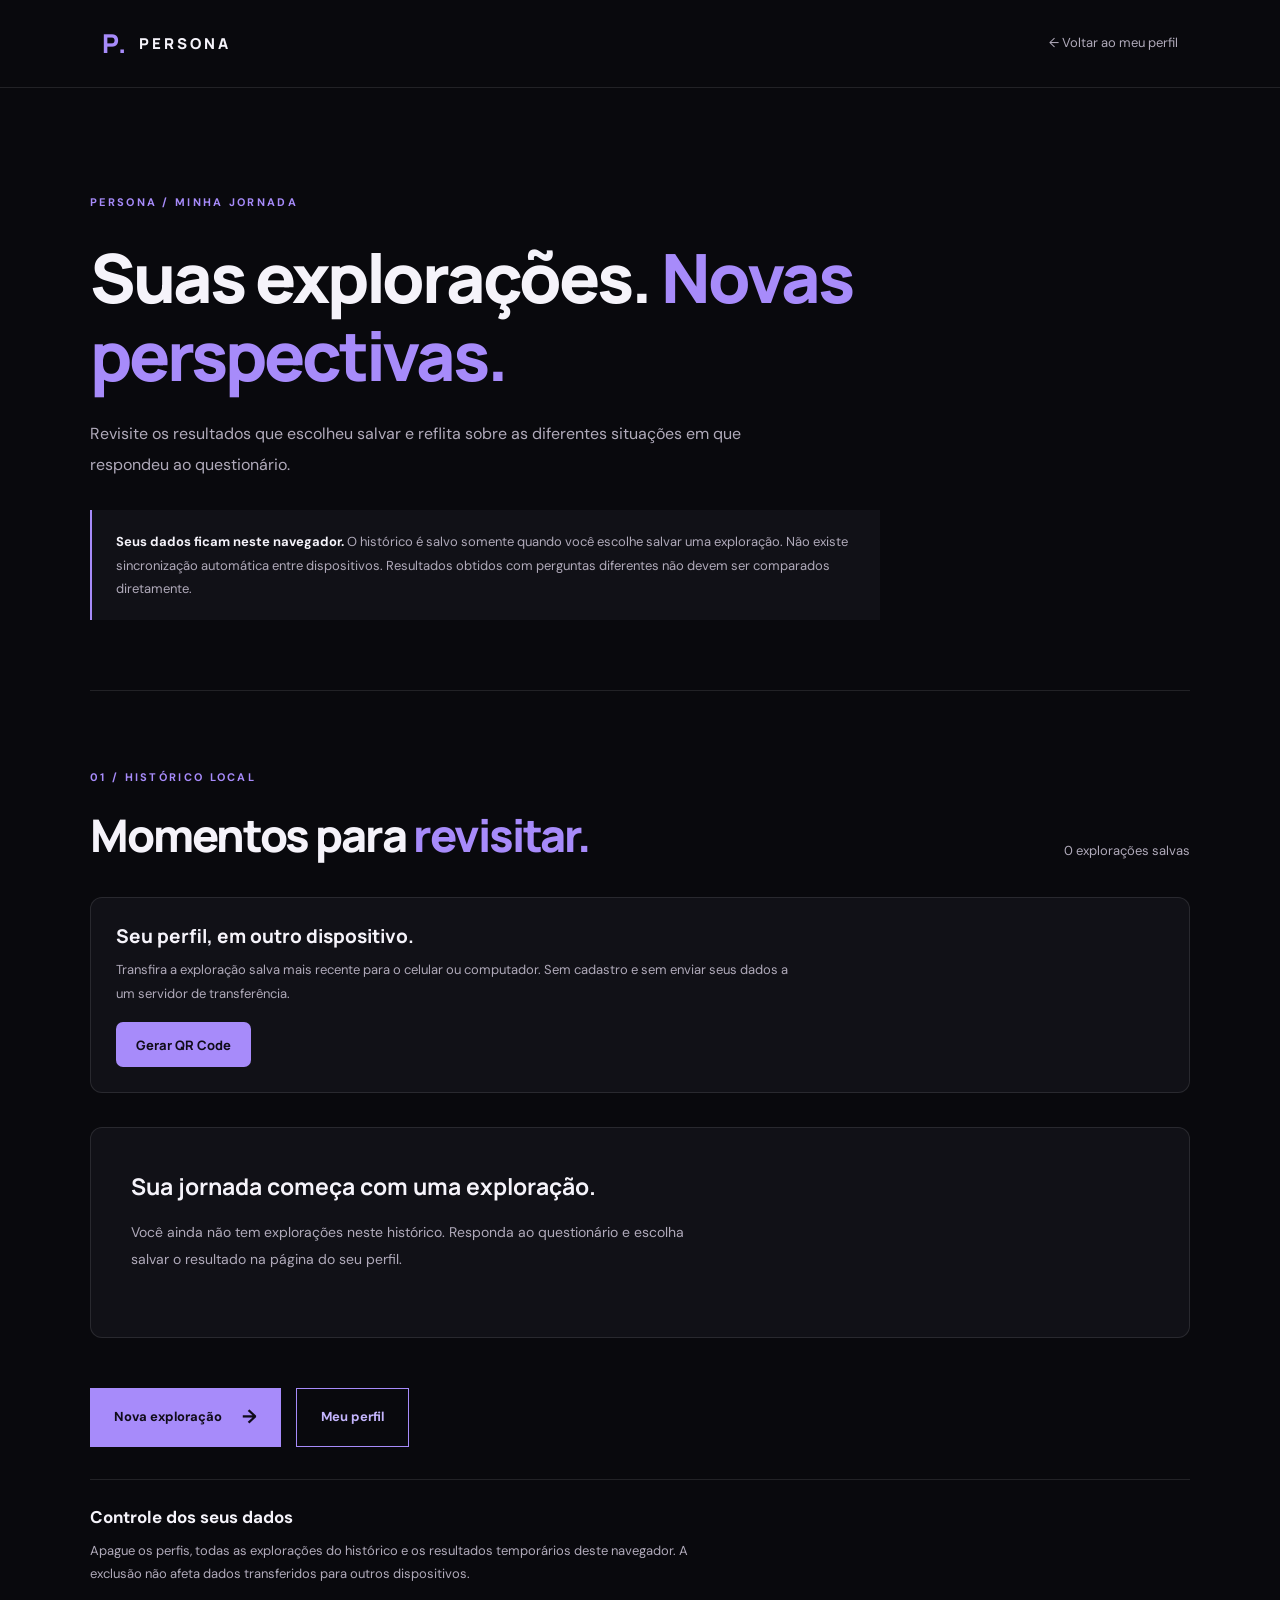
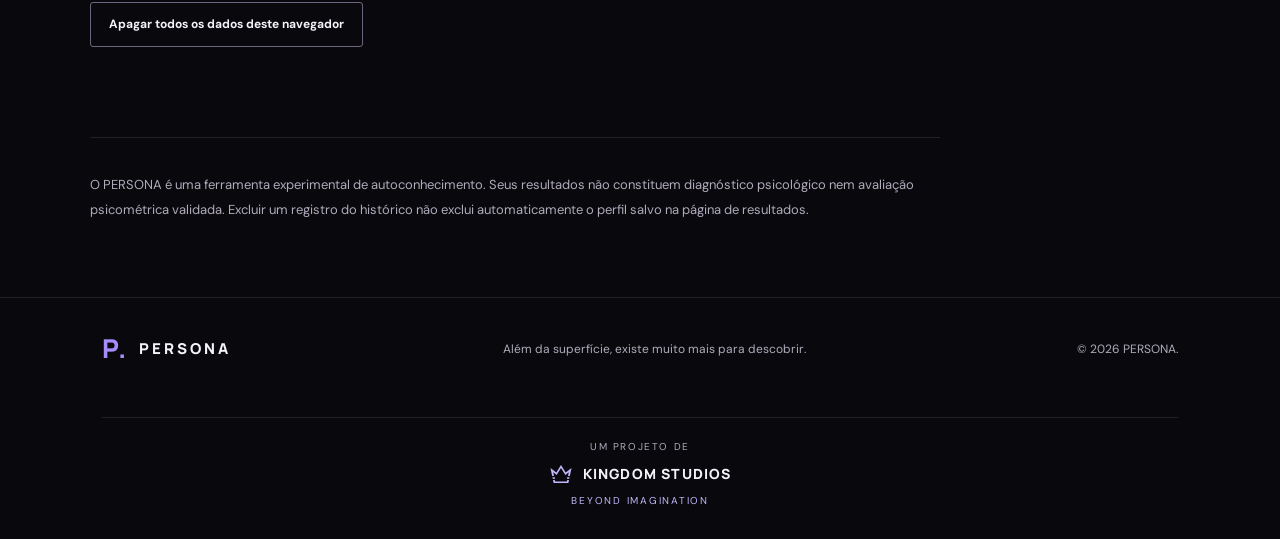
<file: minha-jornada.html>
<!DOCTYPE html>
<html lang="pt-BR">
<head>
  <meta charset="UTF-8">
    <link rel="icon" type="image/svg+xml" href="persona-icon.svg?v=1">
    <meta http-equiv="Content-Security-Policy" content="default-src 'self'; script-src 'self'; style-src 'self'; font-src 'self'; img-src 'self' data:; connect-src 'self'; object-src 'none'; frame-src 'none'; base-uri 'self'; form-action 'self'; upgrade-insecure-requests">
    <meta name="referrer" content="no-referrer">
  <meta name="viewport" content="width=device-width, initial-scale=1.0">
  <meta name="theme-color" content="#09090d">
  <meta name="description" content="Revisite suas explorações salvas no PERSONA. Consulte as pontuações, as datas e gerencie seu histórico local.">
  <title>Minha jornada — PERSONA</title>

    <link rel="stylesheet" href="fonts.css?v=2">
  <link rel="stylesheet" href="style.css?v=8">
  <link rel="stylesheet" href="minha-jornada.css?v=3">
  <link rel="stylesheet" href="persona-qr.css?v=3">
  <link rel="stylesheet" href="persona-interface.css?v=2">

  <script src="persona-historico.js?v=4" defer></script>
</head>
<body>
    <a class="skip-link" href="#conteudo-principal">Pular para o conteúdo principal</a>
  <header class="header">
    <a class="logo" href="index.html" aria-label="PERSONA — Página inicial"><span class="logo-symbol">P.</span> PERSONA</a>
    <a class="header-link" href="resultado.html">← Voltar ao meu perfil</a>
  </header>

  <main id="conteudo-principal" tabindex="-1" class="journey-main">
    <section class="journey-hero" aria-labelledby="journey-title">
      <span class="journey-label">PERSONA / MINHA JORNADA</span>
      <h1 id="journey-title">Suas explorações. <span>Novas perspectivas.</span></h1>
      <p class="journey-intro">Revisite os resultados que escolheu salvar e reflita sobre as diferentes situações em que respondeu ao questionário.</p>
      <div class="journey-notice">
        <strong>Seus dados ficam neste navegador.</strong> O histórico é salvo somente quando você escolhe salvar uma exploração. Não existe sincronização automática entre dispositivos. Resultados obtidos com perguntas diferentes não devem ser comparados diretamente.
      </div>
    </section>

    <section class="journey-section" aria-labelledby="journey-section-title">
      <div class="journey-section-header">
        <div>
          <span class="journey-label">01 / HISTÓRICO LOCAL</span>
          <h2 id="journey-section-title" tabindex="-1">Momentos para <span>revisitar.</span></h2>
        </div>
        <p class="journey-count" id="journey-count" aria-live="polite">Carregando histórico...</p>
      </div>
      <p class="journey-message" id="journey-message" role="status" aria-live="polite"></p>
      <button type="button" class="journey-delete" id="journey-remove-invalid" hidden>Remover registros inválidos (com cópia de segurança)</button>
      <div class="journey-list" id="journey-list" role="group" aria-label="Explorações salvas"></div>
      <div class="journey-bottom">
        <a href="quiz.html" class="primary-button">Nova exploração <span aria-hidden="true">→</span></a>
        <a href="resultado.html" class="secondary-button">Meu perfil</a>
      </div>
      <div class="journey-data-controls" id="privacidade-local">
        <h3>Controle dos seus dados</h3>
        <p>Apague os perfis, todas as explorações do histórico e os resultados temporários deste navegador. A exclusão não afeta dados transferidos para outros dispositivos.</p>
        <button type="button" class="journey-delete" id="journey-clear-all">Apagar todos os dados deste navegador</button>
      </div>
    </section>

    <p class="journey-disclaimer">O PERSONA é uma ferramenta experimental de autoconhecimento. Seus resultados não constituem diagnóstico psicológico nem avaliação psicométrica validada. Excluir um registro do histórico não exclui automaticamente o perfil salvo na página de resultados.</p>
  </main>

  <footer class="footer">
    <a href="index.html" class="logo" aria-label="PERSONA — Página inicial"><span class="logo-symbol">P.</span> PERSONA</a>
    <p>Além da superfície, existe muito mais para descobrir.</p>
    <span>© <span id="current-year"></span> PERSONA.</span>
  </footer>

  <script src="minha-jornada.js?v=9" defer></script>
  <script src="persona-interface.js?v=6" defer></script>
  <script src="persona-qr-lib.js?v=1" defer></script>
  <script src="persona-qr.js?v=8" defer></script>
</body>
</html>
</file>
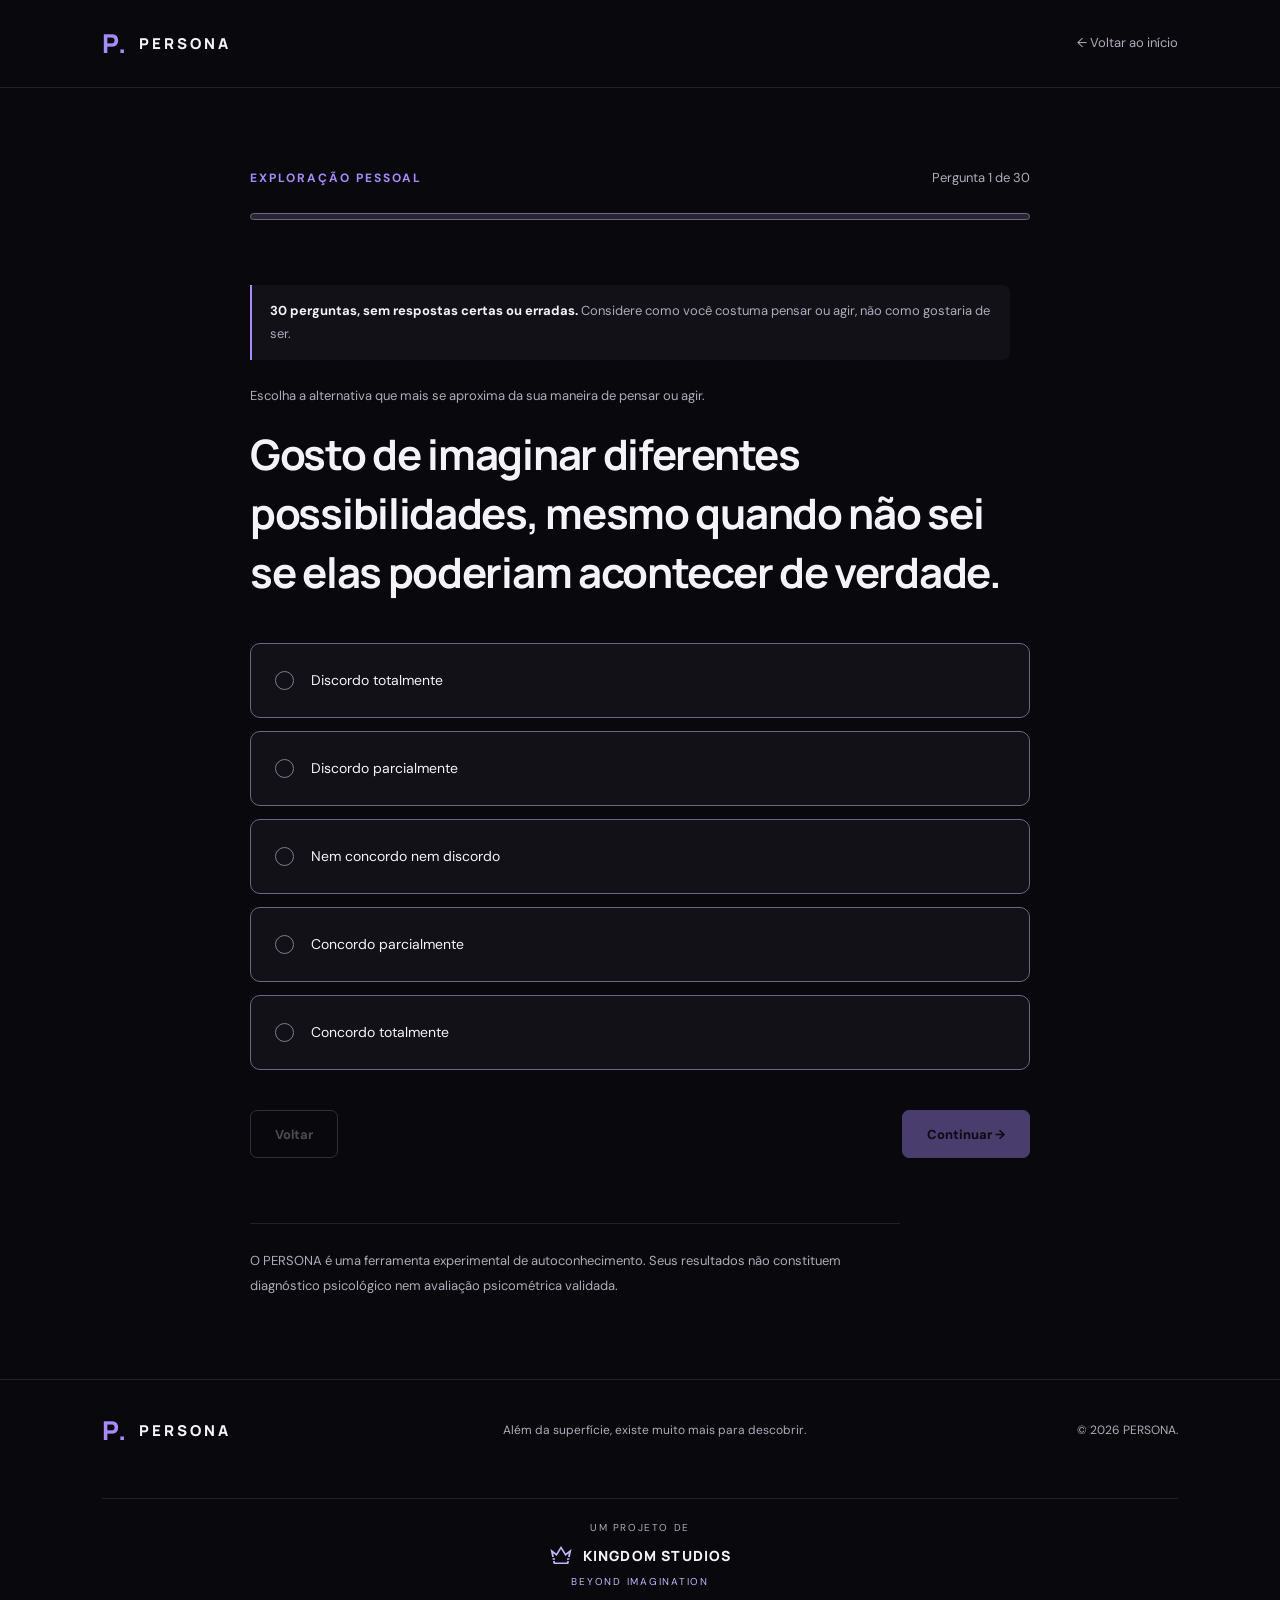
<file: quiz.html>
<!DOCTYPE html>
<html lang="pt-BR">
<head>
    <meta charset="UTF-8">
    <link rel="icon" type="image/svg+xml" href="persona-icon.svg?v=1">
    <meta http-equiv="Content-Security-Policy" content="default-src 'self'; script-src 'self'; style-src 'self'; font-src 'self'; img-src 'self' data:; connect-src 'self'; object-src 'none'; frame-src 'none'; base-uri 'self'; form-action 'self'; upgrade-insecure-requests">
    <meta name="referrer" content="no-referrer">
    <meta name="viewport" content="width=device-width, initial-scale=1.0">
    <meta name="description" content="Explore preferências de pensamento, decisão e comportamento em 30 perguntas do PERSONA.">
    <title>Questionário — PERSONA</title>

    <link rel="stylesheet" href="fonts.css?v=2">

    <link rel="stylesheet" href="style.css?v=8">
    <link rel="stylesheet" href="quiz.css?v=5">
    <link rel="stylesheet" href="persona-interface.css?v=2">
    <script src="quiz-perguntas.js?v=2" defer></script>
    <script src="quiz-pontuacao.js?v=2" defer></script>
    <script src="quiz-progresso.js?v=1" defer></script>
    <script src="quiz-interface.js?v=2" defer></script>
    <script src="quiz-v3.js?v=14" defer></script>

</head>
<body>
    <a class="skip-link" href="#conteudo-principal">Pular para o conteúdo principal</a>
    <header class="header">
        <a href="index.html" class="logo" aria-label="PERSONA — Página inicial">
            <span class="logo-symbol">P.</span>
            PERSONA
        </a>
        <a href="index.html" class="header-link">← Voltar ao início</a>
    </header>

    <main id="conteudo-principal" tabindex="-1" class="quiz-layout">
        <section class="quiz-container" aria-labelledby="quiz-question">
            <div class="quiz-top">
                <span class="quiz-category">EXPLORAÇÃO PESSOAL</span>
                <span class="quiz-counter" id="quiz-counter">Pergunta 1 de 30</span>
            </div>

            <div class="quiz-progress" role="progressbar"
                 aria-label="Progresso do questionário"
                 aria-valuemin="0" aria-valuemax="100" aria-valuenow="0" aria-valuetext="0 de 30 perguntas respondidas">
                <div class="quiz-progress-fill" id="quiz-progress-fill"></div>
            </div>

            <div class="quiz-content">
                <div class="quiz-orientation" role="note">
                    <p>
                        <strong>30 perguntas, sem respostas certas ou erradas.</strong>
                        Considere como você costuma pensar ou agir, não como gostaria de ser.
                    </p>
                </div>
                <p class="quiz-instruction" id="quiz-instruction">
                    Escolha a alternativa que mais se aproxima da sua maneira de pensar ou agir.
                </p>
                <h1 id="quiz-question" tabindex="-1" aria-describedby="quiz-counter">Carregando a primeira pergunta...</h1>
                <div class="quiz-options" id="quiz-options" aria-describedby="quiz-instruction"></div>
            </div>

            <div class="quiz-navigation">
                <button type="button" id="quiz-back" class="quiz-back" disabled>Voltar</button>
                <button type="button" id="quiz-next" class="quiz-next" disabled>Continuar →</button>
                <button type="button" id="quiz-restart" class="quiz-back" hidden>Começar de novo</button>
            </div>

            <p class="quiz-disclaimer">
                O PERSONA é uma ferramenta experimental de autoconhecimento. Seus resultados não constituem diagnóstico psicológico nem avaliação psicométrica validada.
            </p>
            <noscript>
                <p class="quiz-disclaimer">Para responder ao questionário, ative o JavaScript no navegador.</p>
            </noscript>
        </section>
    </main>
    
    <script src="persona-interface.js?v=6" defer></script>
    
</body>
</html>
</file>
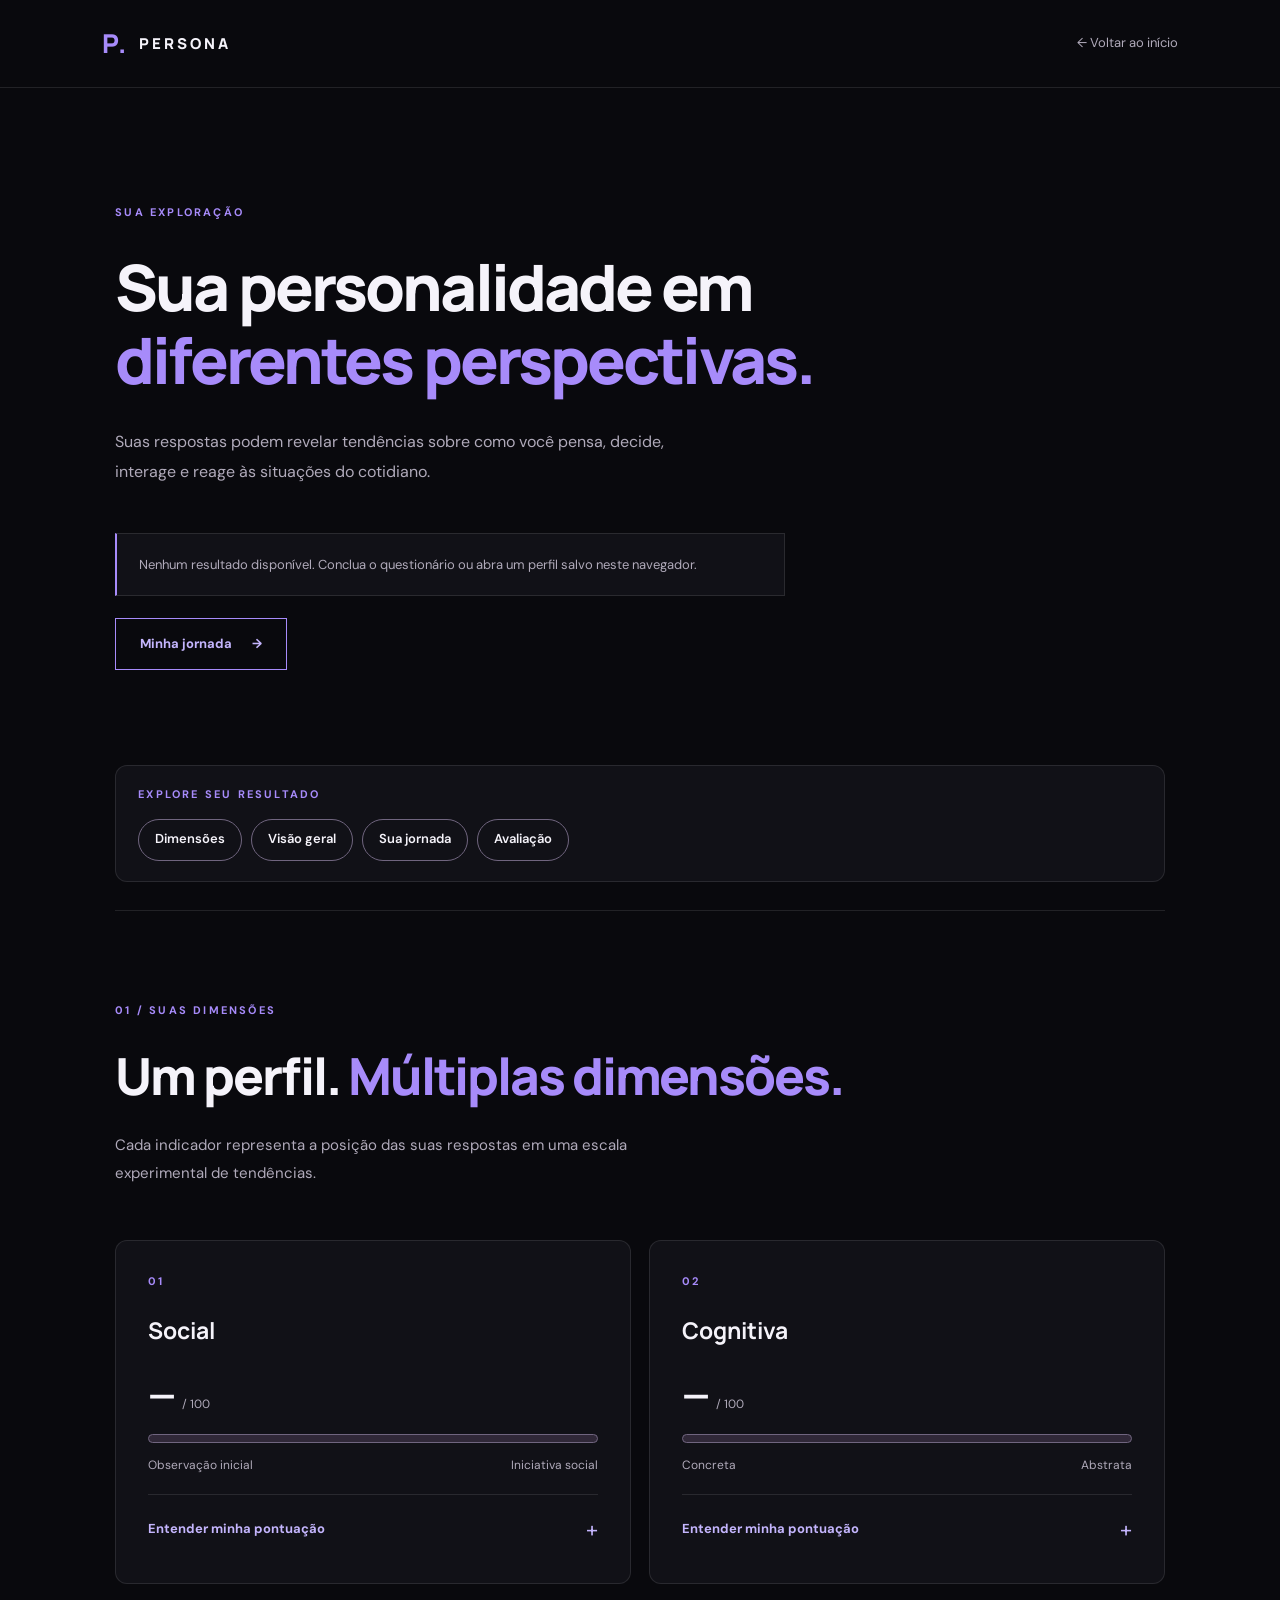
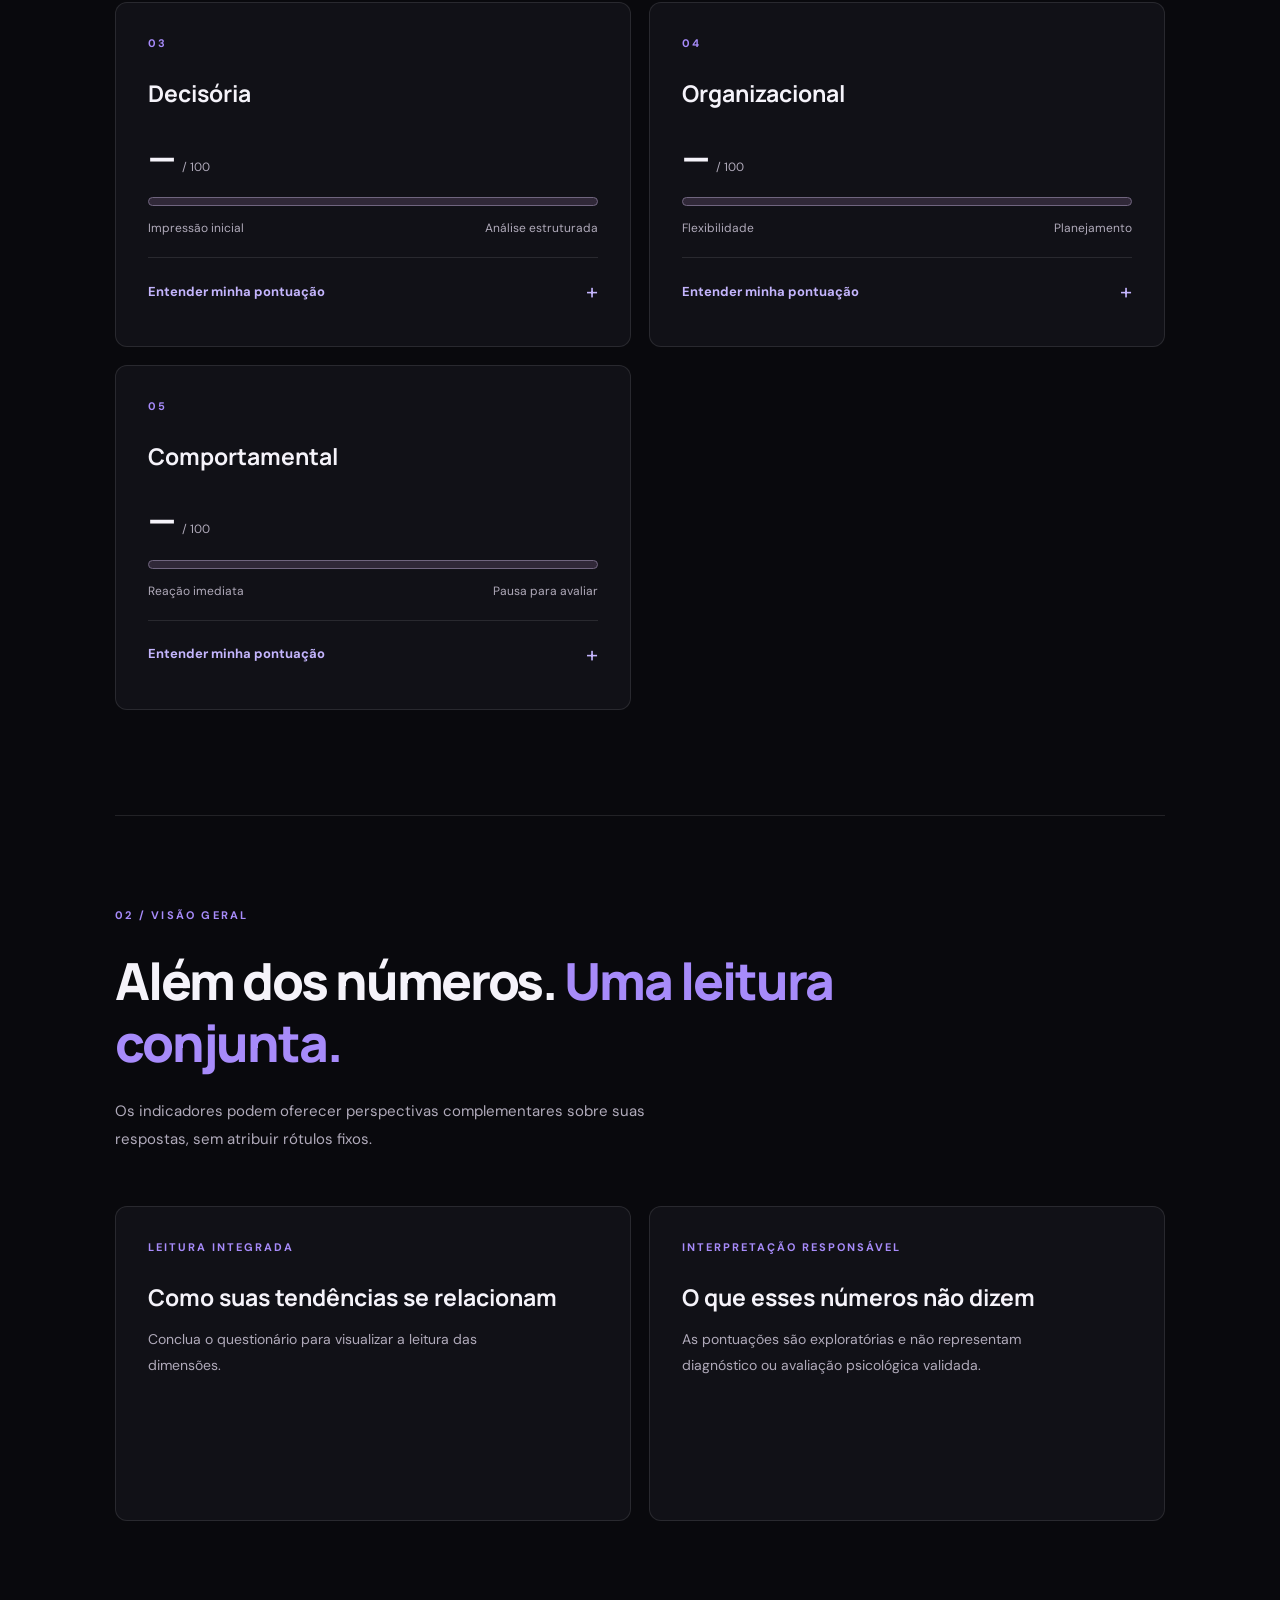
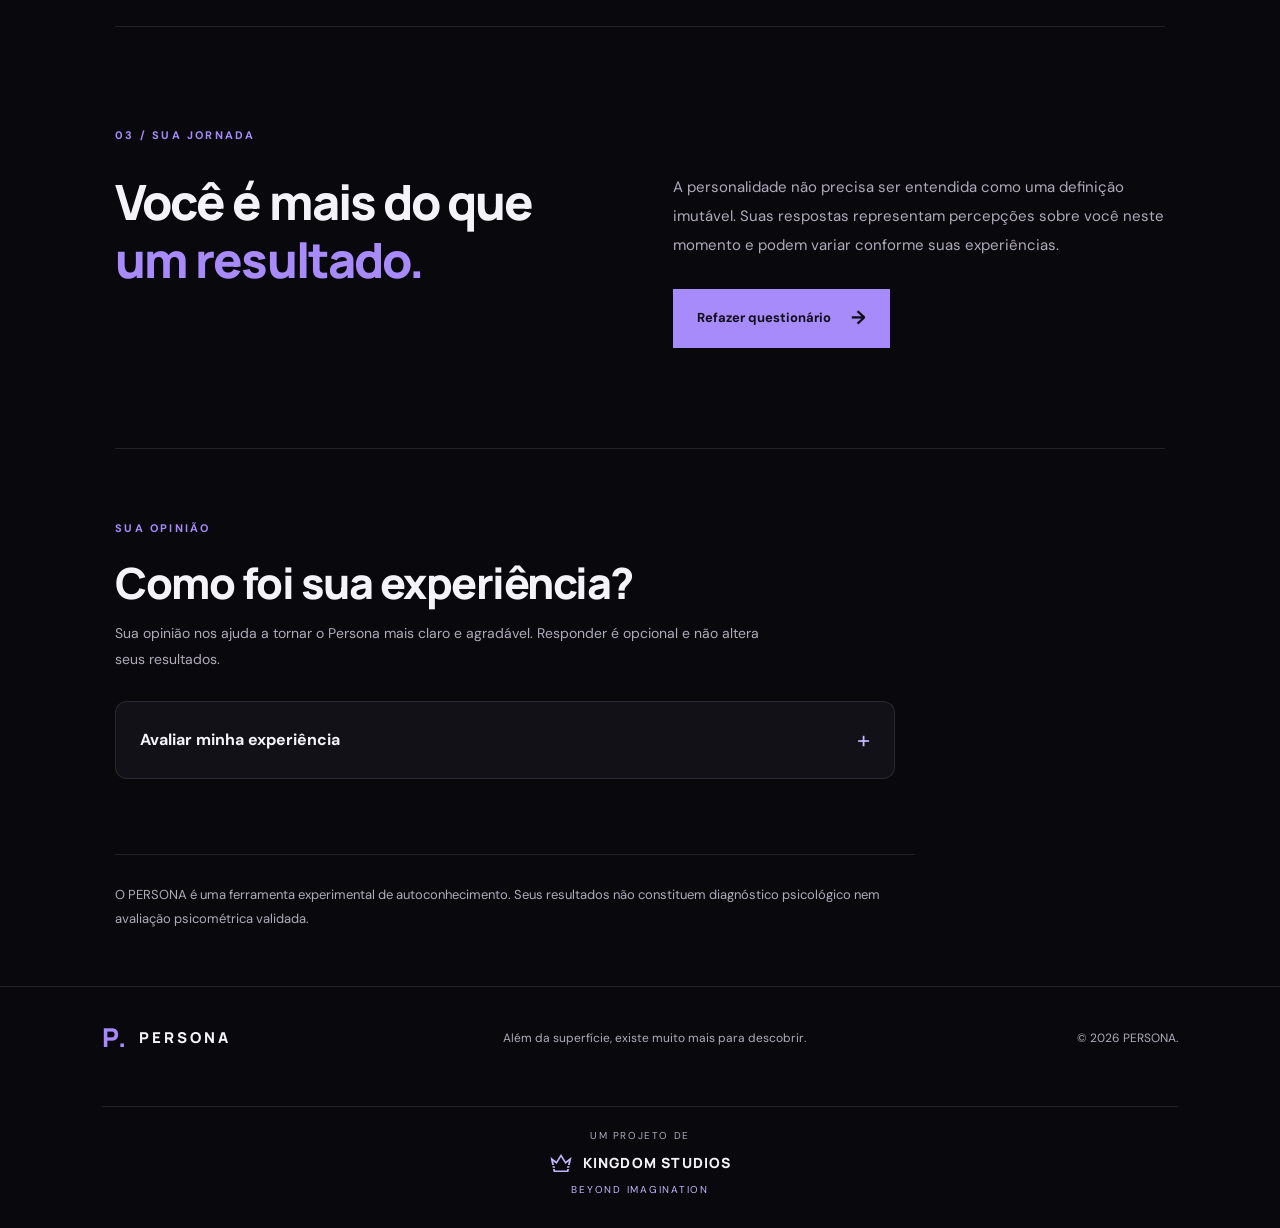
<file: resultado.html>
<!DOCTYPE html>
<html lang="pt-BR">
<head>
    <meta charset="UTF-8">
    <link rel="icon" type="image/svg+xml" href="persona-icon.svg?v=1">
    <meta http-equiv="Content-Security-Policy" content="default-src 'self'; script-src 'self'; style-src 'self'; font-src 'self'; img-src 'self' data:; connect-src 'self'; object-src 'none'; frame-src https://docs.google.com; base-uri 'self'; form-action 'self'; upgrade-insecure-requests">
    <meta name="referrer" content="no-referrer">
    <meta name="viewport" content="width=device-width, initial-scale=1.0">
    <meta name="theme-color" content="#09090d">
    <meta name="description" content="Explore suas tendências de personalidade e compreenda diferentes aspectos do seu perfil no PERSONA.">

    <title>Meu perfil — PERSONA</title>

    <!-- FONTES -->
    <link rel="stylesheet" href="fonts.css?v=2">

    <!-- ESTILOS -->
    <link rel="stylesheet" href="style.css?v=8">
    <link rel="stylesheet" href="resultado.css?v=10">
    <link rel="stylesheet" href="persona-interface.css?v=2">

    <!-- SISTEMA DE HISTÓRICO -->
    <script src="persona-historico.js?v=4" defer></script>

    <!-- GERAÇÃO LOCAL DE CARTÕES DE COMPARTILHAMENTO -->
    <script src="persona-compartilhamento.js?v=2" defer></script>

    <!-- RESULTADOS E INTERPRETAÇÕES -->
    <script src="resultado-v3.js?v=15" defer></script>

    <!-- PAINÉIS INTERATIVOS E KINGDOM STUDIOS -->
    <script src="persona-interface.js?v=6" defer></script>
</head>

<body>
    <a class="skip-link" href="#conteudo-principal">Pular para o conteúdo principal</a>

    <!-- CABEÇALHO -->
    <header class="header">

        <a
            href="index.html"
            class="logo"
            aria-label="PERSONA — Página inicial"
        >
            <span class="logo-symbol">P.</span>
            PERSONA
        </a>

        <a href="index.html" class="header-link">
            ← Voltar ao início
        </a>

    </header>


    <!-- CONTEÚDO PRINCIPAL -->
    <main id="conteudo-principal" tabindex="-1" class="result-layout">

        <!-- APRESENTAÇÃO DOS RESULTADOS -->
        <section
            class="result-intro"
            aria-labelledby="result-intro-title"
        >

            <span class="result-tag">
                SUA EXPLORAÇÃO
            </span>

            <h1 id="result-intro-title" tabindex="-1">
                Sua personalidade em
                <span>diferentes perspectivas.</span>
            </h1>

            <p class="result-intro-text">
                Suas respostas podem revelar tendências
                sobre como você pensa, decide, interage
                e reage às situações do cotidiano.
            </p>

            <!-- MENSAGEM DO RESULTADO -->
            <div
                class="result-status"
                id="result-status"
                role="status"
                aria-live="polite"
            >
                Carregando seus resultados...
            </div>

            <!--
                O sistema de salvamento é inserido
                automaticamente pelo resultado-v3.js.
            -->

            <!-- ACESSO AO HISTÓRICO -->
            <div class="result-journey-link">

                <a
                    href="minha-jornada.html"
                    class="secondary-button"
                >
                    Minha jornada
                    <span aria-hidden="true">→</span>
                </a>

            </div>

        </section>


        <!-- NAVEGAÇÃO RÁPIDA: links nativos preservam teclado e funcionamento sem JavaScript. -->
        <nav class="result-quick-nav" aria-label="Navegação pelos resultados">
            <span class="result-tag">EXPLORE SEU RESULTADO</span>
            <div class="result-quick-nav-links">
                <a href="#dimensoes">Dimensões</a>
                <a href="#visao-geral">Visão geral</a>
                <a href="#perfil-cotidiano">Cotidiano</a>
                <a href="#sua-jornada">Sua jornada</a>
                <a href="#avaliar-experiencia">Avaliação</a>
            </div>
        </nav>


        <!-- 01 / SUAS DIMENSÕES -->
        <section
            class="result-section"
            id="dimensoes"
            aria-labelledby="result-title"
        >

            <div class="result-heading">

                <span class="result-tag">
                    01 / SUAS DIMENSÕES
                </span>

                <h2 id="result-title">
                    Um perfil.
                    <span>Múltiplas dimensões.</span>
                </h2>

                <p>
                    Cada indicador representa a posição das
                    suas respostas em uma escala experimental
                    de tendências.
                </p>

            </div>


            <div class="result-grid">

                <!-- DIMENSÃO SOCIAL -->
                <article
                    class="result-card"
                    data-dimension="social"
                >

                    <span class="result-number">01</span>

                    <h3>Social</h3>

                    <p
                        class="result-description"
                        id="description-social"
                    >
                        Preferências de interação e
                        participação social.
                    </p>

                    <div class="result-score">
                        <span id="score-social">—</span>
                        <small>/ 100</small>
                    </div>

                    <div class="result-meter">
                        <div
                            class="result-fill"
                            id="fill-social"
                        ></div>
                    </div>

                    <div class="result-scale">
                        <span>Observação inicial</span>
                        <span>Iniciativa social</span>
                    </div>

                </article>


                <!-- DIMENSÃO COGNITIVA -->
                <article
                    class="result-card"
                    data-dimension="cognitiva"
                >

                    <span class="result-number">02</span>

                    <h3>Cognitiva</h3>

                    <p
                        class="result-description"
                        id="description-cognitiva"
                    >
                        Preferências entre exemplos concretos
                        e possibilidades abstratas.
                    </p>

                    <div class="result-score">
                        <span id="score-cognitiva">—</span>
                        <small>/ 100</small>
                    </div>

                    <div class="result-meter">
                        <div
                            class="result-fill"
                            id="fill-cognitiva"
                        ></div>
                    </div>

                    <div class="result-scale">
                        <span>Concreta</span>
                        <span>Abstrata</span>
                    </div>

                </article>


                <!-- DIMENSÃO DECISÓRIA -->
                <article
                    class="result-card"
                    data-dimension="decisoria"
                >

                    <span class="result-number">03</span>

                    <h3>Decisória</h3>

                    <p
                        class="result-description"
                        id="description-decisoria"
                    >
                        Preferências ao considerar
                        alternativas antes de decidir.
                    </p>

                    <div class="result-score">
                        <span id="score-decisoria">—</span>
                        <small>/ 100</small>
                    </div>

                    <div class="result-meter">
                        <div
                            class="result-fill"
                            id="fill-decisoria"
                        ></div>
                    </div>

                    <div class="result-scale">
                        <span>Impressão inicial</span>
                        <span>Análise estruturada</span>
                    </div>

                </article>


                <!-- DIMENSÃO ORGANIZACIONAL -->
                <article
                    class="result-card"
                    data-dimension="organizacional"
                >

                    <span class="result-number">04</span>

                    <h3>Organizacional</h3>

                    <p
                        class="result-description"
                        id="description-organizacional"
                    >
                        Preferências por flexibilidade
                        ou planejamento.
                    </p>

                    <div class="result-score">
                        <span id="score-organizacional">—</span>
                        <small>/ 100</small>
                    </div>

                    <div class="result-meter">
                        <div
                            class="result-fill"
                            id="fill-organizacional"
                        ></div>
                    </div>

                    <div class="result-scale">
                        <span>Flexibilidade</span>
                        <span>Planejamento</span>
                    </div>

                </article>


                <!-- DIMENSÃO COMPORTAMENTAL -->
                <article
                    class="result-card"
                    data-dimension="comportamental"
                >

                    <span class="result-number">05</span>

                    <h3>Comportamental</h3>

                    <p
                        class="result-description"
                        id="description-comportamental"
                    >
                        Preferências ao responder a imprevistos
                        e situações inesperadas.
                    </p>

                    <div class="result-score">
                        <span id="score-comportamental">—</span>
                        <small>/ 100</small>
                    </div>

                    <div class="result-meter">
                        <div
                            class="result-fill"
                            id="fill-comportamental"
                        ></div>
                    </div>

                    <div class="result-scale">
                        <span>Reação imediata</span>
                        <span>Pausa para avaliar</span>
                    </div>

                </article>

            </div>

        </section>


        <!-- 02 / VISÃO GERAL -->
        <section
            class="result-section"
            id="visao-geral"
            aria-labelledby="overview-title"
        >

            <div class="result-heading">

                <span class="result-tag">
                    02 / VISÃO GERAL
                </span>

                <h2 id="overview-title">
                    Além dos números.
                    <span>Uma leitura conjunta.</span>
                </h2>

                <p>
                    Os indicadores podem oferecer perspectivas
                    complementares sobre suas respostas,
                    sem atribuir rótulos fixos.
                </p>

            </div>


            <div class="result-grid">

                <!-- LEITURA INTEGRADA -->
                <article class="result-card">

                    <span class="result-number">
                        LEITURA INTEGRADA
                    </span>

                    <h3>
                        Como suas tendências se relacionam
                    </h3>

                    <p
                        class="result-description"
                        id="overview-combination"
                        aria-live="polite"
                    >
                        Conclua o questionário para visualizar
                        uma leitura conjunta das dimensões.
                    </p>

                </article>


                <!-- INTERPRETAÇÃO RESPONSÁVEL -->
                <article class="result-card">

                    <span class="result-number">
                        INTERPRETAÇÃO RESPONSÁVEL
                    </span>

                    <h3>
                        O que esses números não dizem
                    </h3>

                    <p
                        class="result-description"
                        id="overview-guidance"
                    >
                        Uma pontuação próxima do centro
                        não significa necessariamente
                        equilíbrio entre características.

                        Nenhum indicador isolado
                        define quem você é.
                    </p>

                </article>

            </div>

        </section>


        <!--
            03 / SEU PERFIL NO COTIDIANO

            Esta seção é criada automaticamente
            pelo resultado-v3.js.

            O persona-interface.js transforma
            seus cartões em painéis interativos.

            Não é necessário duplicar os cartões
            neste arquivo HTML.
        -->


        <!-- REFLEXÃO FINAL -->
        <section
            class="result-reflection"
            id="sua-jornada"
            aria-labelledby="reflection-title"
        >

            <span class="result-tag">
                03 / SUA JORNADA
            </span>

            <h2 id="reflection-title">
                Você é mais do que
                <span>um resultado.</span>
            </h2>

            <p>
                A personalidade não precisa ser entendida
                como uma definição imutável.

                Suas respostas representam percepções
                sobre você neste momento e podem variar
                conforme suas experiências.
            </p>

            <a href="quiz.html" class="primary-button">
                Refazer questionário
                <span aria-hidden="true">→</span>
            </a>

        </section>



        <!-- FEEDBACK OPCIONAL: não integra a pontuação do questionário. -->
        <section class="result-feedback" id="avaliar-experiencia" aria-labelledby="feedback-title">
            <span class="result-tag">SUA OPINIÃO</span>
            <h2 id="feedback-title">Como foi sua experiência?</h2>
            <p>
                Sua opinião nos ajuda a tornar o Persona mais claro e agradável.
                Responder é opcional e não altera seus resultados.
            </p>
            <details class="feedback-details">
                <summary>Avaliar minha experiência <span aria-hidden="true">+</span></summary>
                <div class="feedback-form-container">
                    <iframe
                        title="Formulário opcional de avaliação da experiência no Persona"
                        src="https://docs.google.com/forms/d/e/1FAIpQLSfzTNNkhtMPs_LGZC2LT8wBcsWHAh_nvoD9qfdWcsVXmHlefg/viewform?embedded=true"
                        width="640"
                        height="1065"
                        loading="lazy"
                        referrerpolicy="no-referrer"
                    >Carregando formulário de feedback…</iframe>
                    <p class="feedback-alternative">
                        Não conseguiu visualizar o formulário?
                        <a href="https://docs.google.com/forms/d/e/1FAIpQLSfzTNNkhtMPs_LGZC2LT8wBcsWHAh_nvoD9qfdWcsVXmHlefg/viewform"
                           target="_blank" rel="noopener noreferrer">Abrir em outra aba</a>.
                    </p>
                    <p class="feedback-privacy">
                        As respostas são enviadas ao Google Forms e armazenadas
                        na planilha de feedback do projeto. Não inclua dados pessoais
                        ou informações sensíveis nos comentários.
                    </p>
                </div>
            </details>
        </section>

        <!-- AVISO METODOLÓGICO -->
        <div class="result-disclaimer">

            O PERSONA é uma ferramenta experimental de autoconhecimento. Seus resultados não constituem diagnóstico psicológico nem avaliação psicométrica validada.

        </div>

    </main>


    <!-- RODAPÉ -->
    <footer class="footer">

        <a
            href="index.html"
            class="logo"
            aria-label="PERSONA — Página inicial"
        >
            <span class="logo-symbol">P.</span>
            PERSONA
        </a>

        <p>
            Além da superfície, existe muito
            mais para descobrir.
        </p>

        <span>
            © <span id="current-year"></span> PERSONA.
        </span>

        <!--
            A assinatura KINGDOM STUDIOS
            será adicionada automaticamente
            pelo persona-interface.js.
        -->

    </footer>

</body>
</html>
</file>
<file: fonts.css>
/* Fontes locais do Persona — licenças em /fonts */
@font-face {
  font-family: "DM Sans";
  src: url("./fonts/DMSans%5Bopsz%2Cwght%5D.ttf?v=1") format("truetype");
  font-style: normal;
  font-weight: 400 700;
  font-display: swap;
}

@font-face {
  font-family: "Manrope";
  src: url("./fonts/Manrope%5Bwght%5D.ttf?v=1") format("truetype");
  font-style: normal;
  font-weight: 400 800;
  font-display: swap;
}
</file>
<file: style.css>
:root {
    --background: #09090d;
    --surface: #111117;
    --surface-hover: #191820;

    --purple: #a78bfa;
    --purple-light: #c4b5fd;

    --text: #f5f3fa;
    --muted: #b0aaba;

    --border: rgba(255, 255, 255, 0.10);
    --border-interactive: #70657f;
}

* {
    margin: 0;
    padding: 0;
    box-sizing: border-box;
}

html {
    scroll-behavior: smooth;
}

body {
    background: var(--background);
    color: var(--text);
    font-family: "DM Sans", sans-serif;
    line-height: 1.6;
}

a {
    color: inherit;
    text-decoration: none;
}

/* Indicador global de foco; regras específicas podem refiná-lo. */
:where(a[href], button, input, select, textarea, summary, [tabindex]):focus-visible {
    outline: 2px solid var(--purple-light);
    outline-offset: 5px;
}

::selection {
    background: var(--purple);
    color: #100c19;
}

/* =========================
   CABEÇALHO
========================= */

.header {
    width: 100%;
    min-height: 88px;
    padding: 0 8%;

    display: flex;
    align-items: center;
    justify-content: space-between;
    gap: 24px;

    border-bottom: 1px solid var(--border);
}

.logo {
    display: flex;
    align-items: center;
    gap: 10px;

    font-family: "Manrope", sans-serif;
    font-size: 0.9375rem;
    font-weight: 800;
    letter-spacing: 0.1875rem;
    white-space: nowrap;
}

.logo-symbol {
    color: var(--purple);
    font-size: 1.625rem;
}

.navigation {
    display: flex;
    align-items: center;
    gap: 38px;
}

.navigation a,
.header-link {
    display: inline-flex;
    align-items: center;
    min-height: 24px;
    min-width: 24px;
    font-size: 0.8125rem;
    color: var(--muted);
    transition: color 0.25s ease;
}

.navigation a:hover,
.header-link:hover {
    color: var(--purple-light);
}

.header-link span {
    color: var(--purple);
    margin-left: 5px;
}

/* =========================
   SEÇÃO PRINCIPAL
========================= */

.hero {
    min-height: 690px;
    padding: 100px 10% 110px;

    display: grid;
    grid-template-columns:
        minmax(0, 1.45fr)
        minmax(0, 0.85fr);

    align-items: center;
    gap: clamp(30px, 4vw, 65px);

    position: relative;
    overflow: hidden;
}

.hero-content {
    min-width: 0;
    max-width: 720px;
    position: relative;
    z-index: 2;
}

.eyebrow,
.section-tag {
    font-size: 0.6875rem;
    letter-spacing: 0.15625rem;
    color: var(--purple);
    font-weight: 700;
}

.eyebrow {
    display: flex;
    align-items: center;
    gap: 10px;
    margin-bottom: 30px;
}

.status-dot {
    width: 7px;
    height: 7px;
    flex-shrink: 0;

    background: var(--purple);
    border-radius: 50%;
    box-shadow: 0 0 12px var(--purple);
}

h1,
h2 {
    font-family: "Manrope", sans-serif;
    font-weight: 800;
    letter-spacing: -0.045em;
    line-height: 1.12;
}

.hero h1 {
    font-size: clamp(2.75rem, 4.3vw, 4rem);
    text-wrap: balance;
}

h1 span,
h2 span {
    color: var(--purple);
}

.hero-description {
    color: var(--muted);
    max-width: 465px;

    margin: 30px 0 35px;

    font-size: 0.9375rem;
    line-height: 1.85;
}

/* =========================
   BOTÕES
========================= */

.primary-button,
.secondary-button {
    display: inline-flex;
    align-items: center;
    justify-content: center;
    gap: 20px;

    padding: 16px 24px;

    font-size: 0.8125rem;
    font-weight: 700;
    line-height: 1.4;

    transition:
        background 0.25s ease,
        color 0.25s ease,
        transform 0.25s ease,
        border-color 0.25s ease;
}

.primary-button {
    background: var(--purple);
    color: #100c19;
}

.primary-button:hover {
    background: var(--purple-light);
    transform: translateY(-3px);
}

.primary-button span {
    font-size: 1.1875rem;
}

.hero-note {
    margin-top: 48px;

    display: flex;
    align-items: center;
    gap: 12px;

    color: var(--muted);
    font-size: 0.8125rem;
    letter-spacing: 0.03125rem;
}

.note-line {
    width: 35px;
    height: 1px;
    flex-shrink: 0;
    background: var(--purple);
}

/* =========================
   IDENTIDADE GEOMÉTRICA
========================= */

.hero-visual {
    width: min(100%, 380px);
    aspect-ratio: 1;

    position: relative;
    display: grid;
    place-items: center;

    justify-self: center;
    isolation: isolate;
}

.visual-glow {
    position: absolute;

    width: 60%;
    height: 60%;

    background: rgba(139, 92, 246, 0.15);
    filter: blur(75px);
    border-radius: 50%;

    pointer-events: none;
}

.orbit {
    position: absolute;

    border: 1px solid rgba(167, 139, 250, 0.27);
    border-radius: 50%;

    pointer-events: none;
}

.orbit-one {
    width: 42%;
    height: 42%;
}

.orbit-two {
    width: 68%;
    height: 68%;
}

.orbit-three {
    width: 94%;
    height: 94%;

    border-style: dashed;
    animation: rotate 48s linear infinite;
    animation-play-state: paused;
}

.orbit-three.is-running {
    animation-play-state: running;
}

.hero-motion-toggle {
    margin-top: 16px;
    min-height: 44px;
    padding: 8px 14px;
    border: 1px solid var(--border-interactive);
    border-radius: 999px;
    background: transparent;
    color: var(--purple-light);
    font: inherit;
    font-size: 0.8125rem;
    cursor: pointer;
}

.hero-motion-toggle:hover {
    background: var(--surface-hover);
    border-color: var(--purple);
}

.hero-motion-toggle[hidden] { display: none; }

@media (prefers-reduced-motion: reduce) {
    .orbit-three { animation: none !important; }
}

.visual-center {
    width: 105px;
    height: 105px;

    border: 1px solid var(--purple);

    display: grid;
    place-items: center;

    transform: rotate(45deg);

    background: rgba(167, 139, 250, 0.08);
    box-shadow: 0 0 55px rgba(167, 139, 250, 0.16);
}

.center-symbol {
    font-family: "Manrope", sans-serif;
    font-size: 3.4375rem;
    font-weight: 800;

    color: var(--purple-light);
    transform: rotate(-45deg);
}

.visual-label {
    position: absolute;

    font-size: 0.625rem;
    letter-spacing: 0.09375rem;
    font-weight: 600;

    color: var(--muted);
    white-space: nowrap;
}

.label-one {
    top: 7%;
    left: 50%;
    transform: translateX(-50%);
}

.label-two {
    right: -3%;
    top: 50%;
    transform: translateY(-50%);
}

.label-three {
    bottom: 7%;
    left: 50%;
    transform: translateX(-50%);
}

.hero-index {
    position: absolute;
    bottom: 35px;
    right: 8%;

    display: flex;
    align-items: center;
    gap: 12px;

    color: var(--muted);
    font-size: 0.625rem;
}

.hero-index span:first-child {
    color: var(--purple);
}

.index-line {
    width: 45px;
    height: 1px;
    background: var(--border);
}

/* =========================
   SEÇÕES
========================= */

.section {
    padding: 110px 10%;
    border-top: 1px solid var(--border);
}

.section-heading h2 {
    max-width: 900px;
    margin-top: 24px;

    font-size: clamp(2.25rem, 4.5vw, 3.625rem);
    text-wrap: balance;
}

/* =========================
   CONCEITO
========================= */

.concept-content {
    max-width: 570px;
    margin: 45px 0 0 auto;
}

.concept-content p {
    color: var(--muted);
    margin-bottom: 20px;

    line-height: 1.95;
    font-size: 0.9375rem;
}

.concept-content strong {
    color: var(--text);
    font-weight: 700;
}

.concept-signature {
    display: inline-block;
    margin-top: 15px;

    color: var(--purple);
    font-size: 0.6875rem;
    letter-spacing: 0.09375rem;
}

/* =========================
   DIMENSÕES
========================= */

.dimension-grid {
    margin-top: 55px;

    display: grid;
    grid-template-columns: repeat(3, minmax(0, 1fr));
    gap: 16px;
}

.dimension-card {
    position: relative;
    min-height: 235px;

    padding: 30px;

    background: var(--surface);
    border: 1px solid var(--border);

    transition:
        background 0.3s ease,
        border-color 0.3s ease,
        transform 0.3s ease;
}

.dimension-card:hover {
    background: var(--surface-hover);
    border-color: rgba(167, 139, 250, 0.5);
    transform: translateY(-4px);
}

.card-number {
    color: var(--purple);
    font-size: 0.6875rem;
    letter-spacing: 0.125rem;
    font-weight: 700;
}

.dimension-card h3 {
    margin-top: 32px;

    font-family: "Manrope", sans-serif;
    font-size: 1.25rem;
    font-weight: 700;
}

.dimension-card p {
    margin-top: 13px;

    color: var(--muted);
    font-size: 0.875rem;
    line-height: 1.75;
}

.card-arrow {
    position: absolute;
    right: 27px;
    top: 27px;

    color: var(--purple);
    font-size: 0.9375rem;
}

/* =========================
   ENCERRAMENTO
========================= */

.closing {
    padding: 120px 10%;

    text-align: center;

    background: radial-gradient(
        ellipse at center,
        rgba(139, 92, 246, 0.12),
        transparent 65%
    );

    border-top: 1px solid var(--border);
}

.closing h2 {
    margin-top: 28px;
    font-size: clamp(2.5rem, 5.5vw, 4.25rem);
    text-wrap: balance;
}

.closing p {
    max-width: 580px;
    margin: 25px auto 35px;

    color: var(--muted);
    font-size: 0.9375rem;
    line-height: 1.8;
}

.secondary-button {
    background: transparent;
    border: 1px solid var(--purple);
    color: var(--purple-light);
}

.secondary-button:hover {
    background: var(--purple);
    color: #100c19;
    transform: translateY(-3px);
}

/* =========================
   RODAPÉ
========================= */

.footer {
    min-height: 110px;
    padding: 30px 8%;

    border-top: 1px solid var(--border);

    display: flex;
    align-items: center;
    justify-content: space-between;
    gap: 25px;
}

.footer p,
.footer > span {
    font-size: 0.75rem;
    color: var(--muted);
}

/* =========================
   ANIMAÇÕES
========================= */

@keyframes rotate {
    from {
        transform: rotate(0deg);
    }

    to {
        transform: rotate(360deg);
    }
}

/* =========================
   TABLETS
========================= */

@media (max-width: 900px) {

    .hero {
        min-height: auto;
        padding: 85px 8% 105px;

        grid-template-columns: 1fr;
        gap: 45px;
    }

    .hero-content {
        max-width: 760px;
    }

    .hero h1 {
        font-size: clamp(2.8125rem, 6.4vw, 4rem);
    }

    .hero-visual {
        width: min(100%, 330px);
        margin: 0 auto;
    }

    .hero-index {
        right: 8%;
        bottom: 25px;
    }

    .section {
        padding: 90px 8%;
    }

    .dimension-grid {
        grid-template-columns: repeat(2, minmax(0, 1fr));
    }

    .closing {
        padding: 100px 8%;
    }
}

/* =========================
   CELULARES
========================= */

@media (max-width: 600px) {

    .header {
        min-height: 72px;
        padding: 0 6%;
    }

    .logo {
        font-size: 0.8125rem;
        letter-spacing: 0.125rem;
    }

    .logo-symbol {
        font-size: 1.4375rem;
    }

    .navigation {
        display: none;
    }

    .header-link {
        font-size: 0.75rem;
    }

    .hero {
        padding: 75px 7% 90px;
        gap: 42px;
    }

    .eyebrow,
    .section-tag {
        font-size: 0.625rem;
        letter-spacing: 0.10625rem;
    }

    .eyebrow {
        margin-bottom: 25px;
    }

    .hero h1 {
        font-size: clamp(2.25rem, 10vw, 3.125rem);
        letter-spacing: -0.05em;
        line-height: 1.14;
    }

    .hero h1 br {
        display: none;
    }

    .hero-description {
        margin: 25px 0 30px;
        font-size: 0.875rem;
        line-height: 1.85;
    }

    .primary-button,
    .secondary-button {
        padding: 15px 21px;
        font-size: 0.8125rem;
    }

    .hero-note {
        margin-top: 38px;
        font-size: 0.8125rem;
    }

    .hero-visual {
        width: min(100%, 300px);
    }

    .visual-center {
        width: 85px;
        height: 85px;
    }

    .center-symbol {
        font-size: 2.8125rem;
    }

    .visual-label {
        font-size: 0.5625rem;
        letter-spacing: 0.0625rem;
    }

    .label-two {
        right: 0;
    }

    .hero-index {
        right: 7%;
        bottom: 22px;
    }

    .section {
        padding: 85px 7%;
    }

    .section-heading h2 {
        margin-top: 20px;
        font-size: clamp(2rem, 8vw, 2.625rem);
        letter-spacing: -0.04em;
    }

    .concept-content {
        margin-top: 35px;
    }

    .concept-content p {
        font-size: 0.875rem;
        line-height: 1.85;
    }

    .concept-signature {
        font-size: 0.625rem;
        letter-spacing: 0.0625rem;
    }

    .dimension-grid {
        grid-template-columns: 1fr;
        gap: 14px;
        margin-top: 40px;
    }

    .dimension-card {
        min-height: 190px;
        padding: 26px;
    }

    .dimension-card h3 {
        margin-top: 25px;
        font-size: 1.1875rem;
    }

    .dimension-card p {
        font-size: 0.875rem;
    }

    .closing {
        padding: 90px 7%;
    }

    .closing h2 {
        font-size: clamp(2.25rem, 9vw, 3rem);
    }

    .closing p {
        font-size: 0.875rem;
    }

    .footer {
        flex-direction: column;
        text-align: center;
        gap: 18px;
        padding: 35px 7%;
    }
}

/* =========================
   TELAS MUITO PEQUENAS
========================= */

@media (max-width: 360px) {

    .hero h1 {
        font-size: 2.125rem;
    }

    .hero-visual {
        width: min(100%, 270px);
    }

    .dimension-card {
        padding: 23px;
    }
}

/* =========================
   ACESSIBILIDADE
========================= */

@media (prefers-reduced-motion: reduce) {

    *,
    *::before,
    *::after {
        scroll-behavior: auto !important;
        animation-duration: 0.01ms !important;
        animation-iteration-count: 1 !important;
        transition-duration: 0.01ms !important;
    }
}


/* =========================================
   PERSONA — NAVEGAÇÃO RESPONSIVA
   Celulares e tablets pequenos
========================================= */

@media (max-width: 760px) {

    .header {
        display: grid;
        grid-template-columns: minmax(0, 1fr) auto;
        align-items: center;

        width: 100%;
        height: auto;
        min-height: 0;

        padding: 14px 6% 12px;
        gap: 12px;

        border-bottom: 1px solid var(--border);
    }

    /* Logo na primeira linha */

    .header > .logo {
        grid-column: 1;
        grid-row: 1;
        min-width: 0;
    }

    /* Botão Explorar na primeira linha */

    .header > .header-link {
        grid-column: 2;
        grid-row: 1;
        justify-self: end;
        white-space: nowrap;
    }

    /* Navegação abaixo do logo */

    .header > .navigation {
        grid-column: 1 / -1;
        grid-row: 2;

        display: flex;
        flex-wrap: wrap;
        align-items: center;

        width: 100%;
        gap: 8px 22px;

        padding-top: 12px;
        border-top: 1px solid var(--border);
    }

    /* Links do menu */

    .header > .navigation a {
        display: inline-flex;
        padding: 3px 0;

        font-size: 0.75rem;
        line-height: 1.5;
        white-space: nowrap;
    }

}

/* Acessibilidade: salto para o conteúdo principal. */
.skip-link {
    position: fixed;
    top: 1rem;
    left: 1rem;
    z-index: 10000;
    padding: 0.75rem 1rem;
    background: #ffffff;
    color: #171020;
    border-radius: 0.5rem;
    font-weight: 700;
    transform: translateY(calc(-100% - 2rem));
}
.skip-link:focus {
    transform: none;
    outline: 3px solid #a78bfa;
    outline-offset: 3px;
}
</file>
<file: home.css>
/* Estilos exclusivos da página inicial do PERSONA. */
.home-refresh { --home-accent: #a78bfa; --home-bright: #c4b5fd; }
        .home-refresh .hero {
            height: auto;
            min-height: min(740px, 92vh);
            padding-top: clamp(78px, 10vw, 132px);
            padding-bottom: clamp(64px, 8vw, 112px);
        }
        .home-refresh .hero-index { display: none; }
        .home-refresh .hero-note { margin-top: 22px; }
        .home-refresh .hero-note .note-line { flex: none; }
        .home-refresh .section-heading { margin-bottom: 0; }
        .home-refresh .section-heading h2 { margin-bottom: 0; }
        .home-refresh .concept.section {
            display: grid;
            grid-template-columns: minmax(0, 1fr) minmax(290px, .85fr);
            align-items: center;
            gap: clamp(22px, 5vw, 84px);
            padding-top: clamp(55px, 7vw, 88px);
            padding-bottom: clamp(55px, 7vw, 88px);
        }
        .home-refresh .concept-content { max-width: 530px; }
        .home-refresh .concept-content p {
            font-size: clamp(0.9375rem, 1.4vw, 1.0625rem);
            line-height: 1.85;
            margin: 0 0 20px;
        }
        .home-refresh .concept-content p + p { margin-top: 0; }
        .home-refresh .home-text-link {
            display: inline-flex;
            align-items: center;
            gap: 10px;
            color: var(--purple-light, #c4b5fd);
            text-decoration: none;
            font-family: 'Manrope', sans-serif;
            font-size: 0.8125rem;
            font-weight: 700;
            letter-spacing: .015em;
            padding: 8px 0;
            border-bottom: 1px solid rgba(167, 139, 250, .36);
            transition: color .2s ease, border-color .2s ease;
        }
        .home-refresh .home-text-link:hover { color: #eee7ff; border-color: #c4b5fd; }
        .home-refresh .home-text-link:focus-visible,
        .home-refresh .dimension-choice:focus-visible {
            outline: 2px solid #d4c6ff;
            outline-offset: 4px;
        }
        .home-refresh .dimensions.section {
            padding-top: clamp(58px, 7vw, 88px);
            padding-bottom: clamp(72px, 8vw, 104px);
        }
        .home-refresh .dimensions .section-heading { margin-bottom: 28px; }
        .home-refresh .dimension-intro {
            max-width: 630px;
            color: var(--muted, #a9a3b4);
            font-size: 0.9375rem;
            line-height: 1.8;
            margin: 15px 0 0;
        }
        .home-refresh .dimension-grid {
            display: grid;
            grid-template-columns: repeat(5, minmax(0, 1fr));
            gap: 12px;
            width: 100%;
            margin: 0 0 14px;
        }
        .home-refresh .dimension-choice {
            -webkit-appearance: none;
            appearance: none;
            box-sizing: border-box;
            display: flex;
            flex-direction: column;
            align-items: stretch;
            justify-content: space-between;
            gap: 14px;
            width: 100%;
            min-width: 0;
            min-height: 128px;
            padding: 18px;
            border-radius: 14px;
            border: 1px solid var(--border-interactive);
            background: #14121b;
            box-shadow: none;
            cursor: pointer;
            color: #f1edf9;
            font: inherit;
            text-align: left;
            text-decoration: none;
            transition: border-color .2s ease, background .2s ease, transform .2s ease;
        }
        .home-refresh .dimension-choice:hover {
            transform: translateY(-3px);
            border-color: var(--purple);
            background: #1b1728;
        }
        .home-refresh .dimension-choice[aria-pressed="true"] {
            border-color: var(--purple);
            background: linear-gradient(155deg, #251c38 0%, #171320 100%);
        }
        .home-refresh .dimension-choice-top {
            display: flex;
            justify-content: space-between;
            align-items: center;
            gap: 10px;
            width: 100%;
        }
        .home-refresh .dimension-choice-number {
            font: 700 0.625rem/1.4 'Manrope', sans-serif;
            letter-spacing: .13em;
            color: #bfa9ed;
        }
        .home-refresh .dimension-choice-arrow {
            display: grid;
            place-items: center;
            width: 28px;
            height: 28px;
            border: 1px solid rgba(167, 139, 250, .28);
            border-radius: 50%;
            color: #c4b5fd;
            font-size: 1rem;
            line-height: 1;
            transition: transform .2s ease, background .2s ease;
        }
        .home-refresh .dimension-choice[aria-pressed="true"] .dimension-choice-arrow {
            transform: rotate(45deg);
            background: rgba(167, 139, 250, .13);
        }
        .home-refresh .dimension-choice-title {
            display: block;
            overflow-wrap: anywhere;
            font: 700 clamp(0.8125rem, 1.25vw, 1rem)/1.45 'Manrope', sans-serif;
            color: #f4f0fc;
        }
        .home-refresh .dimension-detail {
            box-sizing: border-box;
            width: 100%;
            min-height: 204px;
            padding: clamp(23px, 3.2vw, 38px);
            display: grid;
            grid-template-columns: minmax(0, 1.12fr) minmax(220px, .88fr);
            gap: clamp(20px, 4vw, 52px);
            align-items: center;
            border: 1px solid rgba(167, 139, 250, .24);
            border-radius: 16px;
            background: radial-gradient(ellipse at 0% 0%, rgba(133, 92, 214, .11), transparent 57%), #0f0e15;
        }
        .home-refresh .dimension-detail-eyebrow,
        .home-refresh .dimension-detail-label {
            display: block;
            font: 700 0.75rem/1.5 'Manrope', sans-serif;
            text-transform: uppercase;
            letter-spacing: .15em;
            color: #bda4fa;
        }
        .home-refresh .dimension-detail-title {
            margin: 10px 0 10px;
            color: #f5f1ff;
            font: 750 clamp(1.25rem, 2.2vw, 1.75rem)/1.3 'Manrope', sans-serif;
            letter-spacing: -.035em;
        }
        .home-refresh .dimension-detail-description {
            margin: 0;
            color: #b6b0c3;
            font-size: 0.875rem;
            line-height: 1.85;
        }
        .home-refresh .dimension-reflection {
            padding-left: clamp(18px, 3vw, 35px);
            border-left: 1px solid rgba(167, 139, 250, .23);
        }
        .home-refresh .dimension-detail-question {
            margin: 10px 0 0;
            color: #eee8fa;
            font-size: clamp(0.875rem, 1.5vw, 1.0625rem);
            line-height: 1.75;
        }
        .home-refresh .dimension-detail.is-changing { animation: home-panel-enter .25s ease both; }
        @keyframes home-panel-enter {
            from { opacity: .66; transform: translateY(5px); }
            to { opacity: 1; transform: translateY(0); }
        }
        .home-refresh .closing {
            min-height: 0;
            padding-top: clamp(64px, 8vw, 104px);
            padding-bottom: clamp(68px, 8vw, 110px);
        }
        .home-refresh .home-smallprint {
            margin: 20px 0 0;
            color: #918b9d;
            font-size: 0.8125rem;
            line-height: 1.7;
        }
        .home-refresh .home-smallprint a { color: #c4b5fd; text-underline-offset: 3px; }
        @media (max-width: 950px) {
            .home-refresh .hero { min-height: 0; }
            .home-refresh .concept.section { grid-template-columns: minmax(0, 1fr); gap: 22px; }
            .home-refresh .dimension-grid { grid-template-columns: repeat(3, minmax(0, 1fr)); }
            .home-refresh .dimension-choice { min-height: 112px; }
        }
        @media (max-width: 600px) {
            .home-refresh .hero { padding-top: 68px; padding-bottom: 58px; min-height: 0; }
            .home-refresh .hero-visual { display: none; }
            .home-refresh .hero-note { margin-top: 18px; }
            .home-refresh .concept.section { padding-top: 46px; padding-bottom: 46px; }
            .home-refresh .dimensions.section { padding-top: 48px; padding-bottom: 62px; }
            .home-refresh .dimension-grid { grid-template-columns: repeat(2, minmax(0, 1fr)); gap: 10px; }
            .home-refresh .dimension-choice { min-height: 102px; padding: 14px; border-radius: 12px; }
            .home-refresh .dimension-choice:last-child { grid-column: span 2; min-height: 88px; }
            .home-refresh .dimension-choice-title { font-size: 0.875rem; }
            .home-refresh .dimension-detail { grid-template-columns: 1fr; gap: 20px; padding: 22px 19px; min-height: 0; }
            .home-refresh .dimension-reflection { padding: 19px 0 0; border-left: 0; border-top: 1px solid rgba(167, 139, 250, .23); }
            .home-refresh .dimension-detail-description { font-size: 0.8125rem; }
            .home-refresh .closing { padding-top: 64px; padding-bottom: 74px; }
        }
        @media (prefers-reduced-motion: reduce) {
            .home-refresh .dimension-choice,
            .home-refresh .dimension-choice-arrow,
            .home-refresh .home-text-link { transition: none; }
            .home-refresh .dimension-choice:hover { transform: none; }
            .home-refresh .dimension-detail.is-changing { animation: none; }
        }
</file>
<file: persona-interface.css>
/* Acordeão — Perfil no cotidiano */
      #perfil-cotidiano .persona-accordion {
        display: grid;
        grid-template-columns: minmax(0, 1fr);
        gap: 12px;
        width: 100%;
        max-width: 920px;
        margin-top: 36px;
      }
      #perfil-cotidiano .persona-accordion-item {
        min-width: 0;
        overflow: hidden;
        border: 1px solid var(--border, rgba(255, 255, 255, .11));
        border-radius: 12px;
        background: var(--surface, #111117);
      }
      #perfil-cotidiano .persona-accordion-item[open] {
        border-color: rgba(167, 139, 250, .4);
      }
      #perfil-cotidiano .persona-accordion-trigger {
        display: flex;
        align-items: center;
        justify-content: space-between;
        gap: 20px;
        cursor: pointer;
        list-style: none;
        min-height: 78px;
        padding: 19px 25px;
        color: var(--text, #f5f3fa);
      }
      #perfil-cotidiano .persona-accordion-trigger::-webkit-details-marker { display: none; }
      #perfil-cotidiano .persona-accordion-trigger::marker { content: ""; }
      #perfil-cotidiano .persona-accordion-trigger:hover { background: rgba(167, 139, 250, .045); }
      #perfil-cotidiano .persona-accordion-trigger:focus-visible {
        outline: 2px solid var(--purple-light, #c4b5fd);
        outline-offset: -4px;
        border-radius: 10px;
      }
      #perfil-cotidiano .persona-accordion-label { display: grid; gap: 7px; min-width: 0; }
      #perfil-cotidiano .persona-accordion-label .result-number {
        display: block;
        font-size: 0.625rem;
        letter-spacing: 0.1rem;
        color: var(--purple, #a78bfa);
      }
      #perfil-cotidiano .persona-accordion-label strong {
        font: 700 clamp(1rem, 2vw, 1.25rem)/1.4 "Manrope", sans-serif;
        color: var(--text, #f5f3fa);
      }
      #perfil-cotidiano .persona-accordion-icon {
        flex: none;
        display: grid;
        place-items: center;
        height: 31px;
        width: 31px;
        border: 1px solid rgba(167, 139, 250, .32);
        border-radius: 50%;
        color: var(--purple-light, #c4b5fd);
        font-size: 1.3125rem;
        line-height: 1;
      }
      #perfil-cotidiano .persona-accordion-icon::before { content: "+"; }
      #perfil-cotidiano .persona-accordion-item[open] .persona-accordion-icon::before { content: "−"; }
      #perfil-cotidiano .persona-accordion-content {
        padding: 0 25px 25px;
      }
      #perfil-cotidiano .persona-accordion-content .cotidiano-text {
        margin: 0;
        color: var(--muted, #9995a5);
        font-size: 0.875rem;
        line-height: 1.85;
      }
      #perfil-cotidiano .persona-accordion-content .cotidiano-question {
        margin: 19px 0 0;
        padding-top: 18px;
        border-top: 1px solid var(--border, rgba(255, 255, 255, .11));
        font-size: 0.8125rem;
        line-height: 1.8;
      }
      /* Assinatura de criação, sem alegação de registro de marca. */
      footer.footer { flex-wrap: wrap; }
      footer.footer .kingdom-signature {
        box-sizing: border-box;
        display: flex;
        flex: 0 0 100%;
        grid-column: 1 / -1;
        width: 100%;
        max-width: 100%;
        margin-top: 22px;
        padding: 21px 0 0;
        border-top: 1px solid var(--border, rgba(255, 255, 255, .1));
        flex-direction: column;
        align-items: center;
        justify-content: center;
        gap: 7px;
        text-align: center;
      }
      footer.footer .kingdom-signature-label {
        color: var(--muted, #9995a5);
        font-size: 0.625rem;
        letter-spacing: 0.1rem;
        text-transform: uppercase;
      }
      footer.footer .kingdom-signature-name {
        display: flex;
        align-items: center;
        justify-content: center;
        gap: 10px;
        color: var(--text, #f5f3fa);
        font: 800 0.875rem/1.4 "Manrope", sans-serif;
        letter-spacing: 0.075rem;
      }
      footer.footer .kingdom-signature-name svg {
        width: 24px;
        height: 24px;
        stroke: var(--purple-light, #c4b5fd);
      }
      footer.footer .kingdom-signature-slogan {
        color: var(--purple-light, #c4b5fd);
        font-size: 0.625rem;
        letter-spacing: 0.109375rem;
        text-transform: uppercase;
      }
      @media (max-width: 600px) {
        #perfil-cotidiano .persona-accordion { gap: 10px; margin-top: 27px; }
        #perfil-cotidiano .persona-accordion-trigger { min-height: 72px; padding: 16px 17px; }
        #perfil-cotidiano .persona-accordion-content { padding: 0 17px 19px; }
        #perfil-cotidiano .persona-accordion-content .cotidiano-text { font-size: 0.8125rem; }
        footer.footer .kingdom-signature { margin-top: 18px; padding-top: 19px; }
      }
      @media (prefers-reduced-motion: reduce) {
        #perfil-cotidiano .persona-accordion-trigger { scroll-behavior: auto; }
      }
</file>
<file: metodologia.css>
/* Estilos exclusivos da página Metodologia. */
/* Estilos próprios da página; preservam a identidade visual do PERSONA. */
        .method-main { width: min(1080px, 86%); margin: 0 auto; }
        .method-hero { padding: 96px 0 85px; }
        .method-tag {
            display: inline-block; color: var(--purple); font-size: 0.6875rem;
            font-weight: 700; letter-spacing: 0.125rem; text-transform: uppercase;
        }
        .method-hero h1 {
            max-width: 850px; margin: 25px 0;
            font-size: clamp(2.375rem, 5vw, 4.25rem); line-height: 1.15;
        }
        .method-hero h1 span, .method-section h2 span { color: var(--purple); }
        .method-lead {
            max-width: 680px; color: var(--muted);
            font-size: 1rem; line-height: 1.9;
        }
        .method-notice {
            max-width: 700px; margin-top: 35px; padding: 18px 22px;
            border-left: 2px solid var(--purple); background: var(--surface);
            color: var(--muted); font-size: 0.8125rem; line-height: 1.8;
        }
        .method-notice strong { color: var(--text); }
        .method-nav {
            display: flex; flex-wrap: wrap; gap: 12px 25px;
            padding: 20px 0 25px; border-top: 1px solid var(--border);
        }
        .method-nav a {
            display: inline-flex; align-items: center; min-height: 24px; min-width: 24px;
            font-size: 0.75rem; color: var(--muted); transition: color .2s ease;
        }
        .method-nav a:hover, .method-reference a:hover { color: var(--purple-light); }
        .method-section {
            padding: 75px 0; border-top: 1px solid var(--border);
            scroll-margin-top: 24px;
        }
        .method-section h2 {
            max-width: 820px; margin: 17px 0 24px;
            font-size: clamp(1.875rem, 4vw, 2.9375rem); line-height: 1.18;
        }
        .method-text { max-width: 770px; }
        .method-text p, .method-text li {
            margin: 0 0 18px; color: var(--muted);
            font-size: 0.9375rem; line-height: 1.9;
        }
        .method-text strong, .method-card strong { color: var(--text); }
        .method-grid {
            display: grid; grid-template-columns: repeat(2, minmax(0, 1fr));
            gap: 16px; margin-top: 34px;
        }
        .method-card {
            min-width: 0; padding: 28px; border: 1px solid var(--border);
            border-radius: 9px; background: var(--surface);
        }
        .method-number {
            color: var(--purple); font-size: 0.6875rem;
            letter-spacing: 0.125rem; font-weight: 700;
        }
        .method-card h3 {
            margin: 18px 0 10px; font-family: "Manrope", sans-serif;
            font-size: 1.25rem; overflow-wrap: break-word;
        }
        .method-card p { color: var(--muted); font-size: 0.875rem; line-height: 1.8; }
        .method-scale {
            display: grid; grid-template-columns: repeat(5, minmax(0, 1fr));
            gap: 8px; margin: 30px 0;
        }
        .method-scale-item {
            min-width: 0; min-height: 100px; padding: 14px 10px;
            border: 1px solid var(--border); border-radius: 7px;
            background: var(--surface);
        }
        .method-scale-item b {
            display: block; margin-bottom: 8px;
            color: var(--purple-light); font-size: 1.25rem;
        }
        .method-scale-item span {
            display: block; color: var(--muted);
            font-size: 0.75rem; line-height: 1.5;
        }
        .method-example {
            max-width: 770px; padding: 24px; margin-top: 22px;
            border: 1px solid rgba(167, 139, 250, .35);
            background: rgba(167, 139, 250, .055); border-radius: 9px;
        }
        .method-example p { color: var(--muted); font-size: 0.875rem; line-height: 1.8; }
        .method-example p + p { margin-top: 10px; }
        .method-example strong { color: var(--text); }
        .method-list { padding-left: 20px; }
        .method-reference {
            margin-top: 18px; padding: 20px 0;
            border-bottom: 1px solid var(--border);
        }
        .method-reference a {
            color: var(--purple-light); font-weight: 700;
            text-decoration: underline; text-underline-offset: 4px;
            overflow-wrap: anywhere;
        }
        .method-reference p {
            margin-top: 8px; color: var(--muted);
            font-size: 0.875rem; line-height: 1.8;
        }
        .method-footer-actions {
            padding: 48px 0 90px; display: flex;
            flex-wrap: wrap; gap: 14px;
        }
        @media (max-width: 700px) {
            .method-main { width: 86%; }
            .method-hero { padding: 75px 0 65px; }
            .method-section { padding: 60px 0; }
            .method-grid { grid-template-columns: 1fr; }
            .method-scale { grid-template-columns: repeat(2, minmax(0, 1fr)); }
            .method-scale-item:last-child { grid-column: 1 / -1; }
            .method-card { padding: 24px; }
            .method-lead { font-size: 0.9375rem; }
        }
        @media (prefers-reduced-motion: reduce) {
            .method-nav a { transition: none; }
        }

/* Espaçamento da seção de interpretação. */
.method-text--spaced { margin-top: 25px; }
</file>
<file: minha-jornada.css>
/* Estilos da página Minha Jornada */
/* A página utiliza a identidade global já existente no PERSONA. */
    .journey-main { width: min(1100px, 86%); margin: 0 auto; }
    .journey-hero { padding: 100px 0 70px; }
    .journey-label { display: inline-block; color: var(--purple); font-size: 0.6875rem; font-weight: 700; letter-spacing: 0.14375rem; text-transform: uppercase; }
    .journey-hero h1 { margin: 24px 0; font-size: clamp(2.5rem, 5.5vw, 4.25rem); line-height: 1.16; max-width: 790px; }
    .journey-hero h1 span, .journey-section h2 span { color: var(--purple); }
    .journey-intro { max-width: 690px; color: var(--muted); font-size: 1rem; line-height: 1.9; }
    .journey-notice { max-width: 790px; margin-top: 30px; padding: 20px 24px; background: var(--surface); border-left: 2px solid var(--purple); color: var(--muted); font-size: 0.8125rem; line-height: 1.8; }
    .journey-notice strong { color: var(--text); }
    .journey-section { padding: 72px 0 90px; border-top: 1px solid var(--border); }
    .journey-section-header { display: flex; flex-wrap: wrap; justify-content: space-between; align-items: end; gap: 20px; margin-bottom: 35px; }
    .journey-section h2 { font-size: clamp(1.8125rem, 3.6vw, 2.8125rem); margin-top: 19px; line-height: 1.2; }
    .journey-count { color: var(--muted); font-size: 0.8125rem; }
    .journey-list { display: grid; gap: 18px; }
    .journey-card { min-width: 0; padding: 28px; background: var(--surface); border: 1px solid var(--border); border-radius: 12px; }
    .journey-card-header { display: flex; align-items: center; justify-content: space-between; gap: 20px; flex-wrap: wrap; }
    .journey-index { display: block; color: var(--purple); font-size: 0.625rem; font-weight: 700; letter-spacing: 0.125rem; text-transform: uppercase; }
    .journey-card h3 { margin: 12px 0 8px; font-family: 'Manrope', sans-serif; font-size: 1.375rem; font-weight: 750; line-height: 1.35; }
    .journey-date { color: var(--muted); font-size: 0.8125rem; line-height: 1.65; }
    .journey-details { border-top: 1px solid var(--border); margin-top: 25px; padding-top: 20px; }
    .journey-details summary { display: flex; align-items: center; justify-content: space-between; cursor: pointer; list-style: none; color: var(--purple-light); font-size: 0.8125rem; font-weight: 700; gap: 18px; padding: 8px 0; }
    .journey-details summary::-webkit-details-marker { display: none; }
    .journey-details summary::after { content: '+'; font-size: 1.4375rem; font-weight: 400; line-height: 1; }
    .journey-details[open] summary::after { content: '−'; }
    .journey-details summary:focus-visible, .journey-delete:focus-visible { outline: 2px solid var(--purple-light); outline-offset: 5px; }
    .journey-score-grid { display: grid; grid-template-columns: repeat(2, minmax(0, 1fr)); gap: 14px; padding: 24px 0 8px; }
    .journey-score { min-width: 0; padding: 20px; border: 1px solid var(--border); border-radius: 9px; background: var(--background); }
    .journey-score-line { display: flex; justify-content: space-between; align-items: baseline; gap: 12px; margin-bottom: 13px; }
    .journey-score-name { font-family: 'Manrope', sans-serif; font-weight: 700; font-size: 0.9375rem; }
    .journey-score-value { color: var(--text); font-weight: 700; font-size: 1.0625rem; white-space: nowrap; }
    .journey-score-value small { font-size: 0.6875rem; font-weight: 400; color: var(--muted); }
    .journey-meter { height: 9px; border: 1px solid var(--border-interactive); border-radius: 20px; background: #302838; overflow: hidden; }
    .journey-fill { height: 100%; border-radius: inherit; background: var(--purple); }
    .journey-extremes { display: flex; justify-content: space-between; gap: 16px; margin-top: 12px; color: var(--muted); font-size: 0.75rem; line-height: 1.5; }
    .journey-extremes span:last-child { text-align: right; }
    .journey-actions { display: flex; flex-wrap: wrap; align-items: center; gap: 15px; margin-top: 20px; padding-top: 22px; border-top: 1px solid var(--border); }
    .journey-delete { cursor: pointer; border: 1px solid var(--border-interactive); background: transparent; padding: 12px 18px; color: var(--text); font: inherit; font-size: 0.75rem; font-weight: 700; border-radius: 3px; transition: border-color .2s; }
    .journey-delete:hover { border-color: #d59aa8; }
    .journey-action-note { color: var(--muted); font-size: 0.8125rem; line-height: 1.6; }
    .journey-empty { border: 1px solid var(--border); border-radius: 12px; background: var(--surface); padding: 40px; }
    .journey-empty h3 { font-family: 'Manrope', sans-serif; font-size: 1.4375rem; margin-bottom: 14px; }
    .journey-empty p { color: var(--muted); font-size: 0.875rem; line-height: 1.9; margin-bottom: 25px; max-width: 580px; }
    .journey-message { color: var(--purple-light); font-size: 0.8125rem; line-height: 1.8; margin-bottom: 22px; }
    .journey-bottom { display: flex; flex-wrap: wrap; gap: 15px; margin-top: 50px; }
    .journey-disclaimer { padding: 35px 0 75px; border-top: 1px solid var(--border); color: var(--muted); font-size: 0.8125rem; line-height: 1.9; max-width: 850px; }
    @media (max-width: 700px) {
      .journey-main { width: 86%; }
      .journey-hero { padding: 76px 0 60px; }
      .journey-intro { font-size: 0.9375rem; }
      .journey-section { padding: 65px 0 75px; }
      .journey-card { padding: 22px; }
      .journey-score-grid { grid-template-columns: 1fr; }
      .journey-card h3 { font-size: 1.1875rem; }
      .journey-empty { padding: 25px; }
      .journey-bottom a { width: 100%; }
    }
    @media (prefers-reduced-motion: reduce) { .journey-delete { transition: none; } }
    .journey-data-controls { margin-top: 32px; padding: 24px 0 0; border-top: 1px solid var(--border, #383140); }
    .journey-data-controls h3 { font-size: 1.0625rem; margin: 0 0 8px; }
    .journey-data-controls p { color: var(--muted, #b9b5c0); font-size: 0.8125rem; line-height: 1.8; max-width: 650px; margin-bottom: 16px; }
    .journey-data-controls button { min-height: 44px; }
</file>
<file: persona-qr.css>
/* Estilos da interface de transferência por QR Code */
.persona-qr-box { margin: 0 0 34px; padding: 25px; background: var(--surface, #15121d); border: 1px solid var(--border, #383140); border-radius: 12px; }
      .persona-qr-box h3 { font: 750 1.1875rem/1.4 "Manrope",sans-serif; margin: 0 0 9px; }
      .persona-qr-box p { font-size: 0.8125rem; line-height: 1.8; color: var(--muted, #b9b5c0); margin: 0 0 17px; max-width: 680px; }
      .persona-qr-btn { cursor: pointer; display: inline-flex; justify-content: center; align-items: center; gap: 9px; background: #a78bfa; color: #100c19; font: 750 0.8125rem/1.4 "Manrope",sans-serif; border: 1px solid transparent; border-radius: 7px; min-height: 45px; padding: 12px 19px; transition: filter .16s; }
      .persona-qr-btn:hover { filter: brightness(1.09); }
      .persona-qr-btn:disabled { opacity: .45; cursor: not-allowed; }
      .persona-qr-ghost { cursor: pointer; display: inline-flex; justify-content: center; align-items: center; text-decoration: none; background: transparent; color: var(--text, #f5f3fa); font: 700 0.8125rem/1.4 "Manrope",sans-serif; border: 1px solid var(--border-interactive, #70657f); border-radius: 7px; min-height: 45px; padding: 11px 16px; }
      .persona-qr-btn:focus-visible, .persona-qr-ghost:focus-visible, .persona-qr-link:focus-visible { outline: 3px solid #c4b5fd; outline-offset: 3px; }
      .persona-qr-dialog { position: fixed; inset: 0; margin: auto; box-sizing: border-box; width: min(92vw, 470px); max-height: min(88vh, 800px); overflow: auto; padding: 27px; border: 1px solid #655085; border-radius: 16px; color: #f5f3fa; background: #171320; box-shadow: 0 20px 70px rgba(0,0,0,.6); }
      .persona-qr-dialog::backdrop { background: rgba(0,0,0,.75); }
      .persona-qr-dialog h2 { font: 750 clamp(1.3125rem, 5vw, 1.6875rem)/1.3 "Manrope",sans-serif; margin: 0 0 12px; }
      .persona-qr-dialog p { font-size: 0.8125rem; line-height: 1.75; color: #c6c1d0; margin: 9px 0 15px; }
      .persona-qr-dialog .persona-qr-preview { display: grid; grid-template-columns: 1fr auto; gap: 8px 16px; margin: 20px 0; padding: 17px; background: #211a2d; border-radius: 8px; font-size: 0.8125rem; }
      .persona-qr-dialog .persona-qr-preview strong { color: #d0bcff; }
      .persona-qr-actions { display: flex; flex-wrap: wrap; gap: 10px; margin-top: 18px; }
      .persona-qr-img { display: block; width: min(100%, 322px); height: auto; margin: 14px auto 19px; background: #fff; border-radius: 9px; image-rendering: pixelated; }
      .persona-qr-link { display:block; width:100%; padding:12px; box-sizing:border-box; border:1px solid var(--border-interactive, #70657f); border-radius: 6px; background:#120f18; color:#f5f3fa; font: 0.75rem/1.5 monospace; }
      .persona-qr-status { min-height: 1.6em; color: #d1bfff !important; }
      @media (max-width:600px) { .persona-qr-box { padding: 19px; } .persona-qr-dialog { padding: 21px; } .persona-qr-actions > * { flex: 1 1 auto; } }
      @media (prefers-reduced-motion:reduce) { .persona-qr-btn { transition: none; } }
</file>
<file: quiz.css>
/* ========================================
   PERSONA — ESTILO DO QUESTIONÁRIO
======================================== */

.quiz-layout {
    min-height: calc(100vh - 88px);
    min-height: calc(100svh - 88px);

    display: flex;
    justify-content: center;
    align-items: center;

    padding: 80px 7%;
}

.quiz-container {
    width: 100%;
    max-width: 780px;
}

/* ========================================
   CABEÇALHO E PROGRESSO
======================================== */

.quiz-top {
    display: flex;
    align-items: center;
    justify-content: space-between;
    gap: 20px;

    margin-bottom: 24px;
}

.quiz-category {
    color: var(--purple);
    font-size: 0.75rem;
    font-weight: 700;
    letter-spacing: 0.125rem;
}

.quiz-counter {
    color: var(--muted);
    font-size: 0.8125rem;
    white-space: nowrap;
}

.quiz-progress {
    width: 100%;
    height: 7px;

    background: #292431;
    border: 1px solid var(--border-interactive);
    border-radius: 20px;

    overflow: hidden;
}

.quiz-progress-fill {
    width: 0%;
    height: 100%;

    background: var(--purple);
    border-radius: inherit;

    transition: width 0.35s ease;
}

/* ========================================
   CONTEÚDO PRINCIPAL
======================================== */

.quiz-content {
    margin-top: 65px;
}

.quiz-instruction {
    color: var(--muted);
    font-size: 0.8125rem;
    line-height: 1.8;

    margin-bottom: 18px;
}

.quiz-content h1 {
    max-width: 760px;

    font-family: "Manrope", sans-serif;
    font-size: clamp(1.8125rem, 3.4vw, 2.625rem);
    font-weight: 700;

    line-height: 1.4;
    letter-spacing: -0.08125rem;

    color: var(--text);
}

/* ========================================
   ALTERNATIVAS
======================================== */

.quiz-options {
    display: flex;
    flex-direction: column;
    gap: 13px;

    margin-top: 42px;
}

.quiz-option {
    width: 100%;
    min-height: 75px;

    display: flex;
    align-items: center;
    gap: 17px;

    padding: 20px 24px;

    background: var(--surface);
    border: 1px solid var(--border-interactive);
    border-radius: 10px;

    color: var(--text);
    font-family: "DM Sans", sans-serif;
    font-size: 0.875rem;
    line-height: 1.65;
    text-align: left;

    cursor: pointer;

    transition:
        background 0.25s ease,
        border-color 0.25s ease,
        transform 0.25s ease;
}

/* Indicador circular da alternativa */

.quiz-option::before {
    content: "";

    width: 17px;
    height: 17px;
    flex-shrink: 0;

    border: 1.5px solid #817a8c;
    border-radius: 50%;

    transition:
        background 0.25s ease,
        border-color 0.25s ease,
        box-shadow 0.25s ease;
}

/* Efeito ao passar o mouse */

.quiz-option:hover {
    background: var(--surface-hover);
    border-color: var(--purple);
}

/* Alternativa selecionada */

.quiz-option.selected {
    background: rgba(167, 139, 250, 0.09);
    border-color: var(--purple);
}

.quiz-option.selected::before {
    background: var(--purple);

    border-color: var(--purple);

    box-shadow: inset 0 0 0 4px #20172e;
}

.quiz-option:focus-visible {
    outline: 2px solid var(--purple-light);
    outline-offset: 3px;
}

/* ========================================
   NAVEGAÇÃO
======================================== */

.quiz-navigation {
    display: flex;
    justify-content: space-between;
    align-items: center;
    gap: 20px;

    margin-top: 40px;
}

.quiz-back,
.quiz-next {
    min-height: 48px;

    padding: 13px 24px;

    font-family: "DM Sans", sans-serif;
    font-size: 0.8125rem;
    font-weight: 700;

    border-radius: 7px;

    cursor: pointer;

    transition:
        background 0.25s ease,
        color 0.25s ease,
        border-color 0.25s ease;
}

/* Botão voltar */

.quiz-back {
    background: transparent;
    color: var(--muted);
    border: 1px solid var(--border-interactive);
}

.quiz-back:not(:disabled):hover {
    color: var(--text);
    border-color: var(--purple);
}

/* Botão continuar */

.quiz-next {
    background: var(--purple);
    color: #100c19;

    border: 1px solid var(--purple);
}

.quiz-next:not(:disabled):hover {
    background: var(--purple-light);
    border-color: var(--purple-light);
}

/* Botões desativados */

.quiz-back:disabled,
.quiz-next:disabled {
    opacity: 0.4;
    cursor: not-allowed;
}

/* Acessibilidade */

.quiz-back:focus-visible,
.quiz-next:focus-visible {
    outline: 2px solid var(--purple-light);
    outline-offset: 4px;
}

/* ========================================
   AVISO INFORMATIVO
======================================== */

.quiz-disclaimer {
    max-width: 650px;

    margin-top: 65px;
    padding-top: 25px;

    border-top: 1px solid var(--border);

    color: var(--muted);
    font-size: 0.8125rem;
    line-height: 1.9;
}

/* ========================================
   TABLETS
======================================== */

@media (max-width: 900px) {

    .quiz-layout {
        padding: 75px 8%;
    }

    .quiz-content {
        margin-top: 55px;
    }

    .quiz-content h1 {
        font-size: clamp(1.875rem, 4.5vw, 2.375rem);
    }

}

/* ========================================
   CELULARES
======================================== */

@media (max-width: 600px) {

    .quiz-layout {
        min-height: calc(100vh - 72px);
        min-height: calc(100svh - 72px);

        align-items: flex-start;

        padding: 55px 7% 65px;
    }

    .quiz-top {
        gap: 12px;
        margin-bottom: 20px;
    }

    .quiz-category {
        font-size: 0.75rem;
        letter-spacing: 0.0625rem;
    }

    .quiz-counter {
        font-size: 0.8125rem;
    }

    .quiz-content {
        margin-top: 48px;
    }

    .quiz-instruction {
        font-size: 0.8125rem;
    }

    .quiz-content h1 {
        font-size: clamp(1.625rem, 7vw, 2.125rem);
        line-height: 1.35;
        letter-spacing: -0.04375rem;
    }

    .quiz-options {
        margin-top: 35px;
        gap: 12px;
    }

    .quiz-option {
        min-height: 70px;
        padding: 17px 18px;

        font-size: 0.875rem;
        gap: 14px;
    }

    .quiz-option::before {
        width: 16px;
        height: 16px;
    }

    .quiz-navigation {
        margin-top: 32px;
        gap: 12px;
    }

    .quiz-back,
    .quiz-next {
        padding: 12px 18px;
        font-size: 0.8125rem;
    }

    .quiz-disclaimer {
        margin-top: 55px;
        font-size: 0.8125rem;
    }

}

/* ========================================
   MOVIMENTO REDUZIDO
======================================== */

@media (prefers-reduced-motion: reduce) {

    .quiz-progress-fill,
    .quiz-option,
    .quiz-option::before,
    .quiz-back,
    .quiz-next {
        transition: none;
    }

}


/* Orientação breve do questionário, migrada do HTML. */
/* Orientação breve, sem interferir nas alternativas ou nos cálculos. */
        .quiz-orientation {
            max-width: 760px;
            margin-bottom: 24px;
            padding: 14px 18px;
            border-left: 2px solid var(--purple);
            border-radius: 0 8px 8px 0;
            background: var(--surface);
        }
        .quiz-orientation p {
            color: var(--muted);
            font-size: 0.8125rem;
            line-height: 1.8;
        }
        .quiz-orientation strong { color: var(--text); }
        @media (max-width: 600px) {
            .quiz-orientation { padding: 12px 14px; margin-bottom: 20px; }
        }
</file>
<file: resultado.css>
/* ==========================================
   PERSONA — PÁGINA DE RESULTADOS
========================================== */

.result-layout {
    width: 100%;
    max-width: 1440px;
    margin: 0 auto;
    padding: 0 9%;
}

/* ==========================================
   APRESENTAÇÃO
========================================== */

.result-intro {
    max-width: 900px;
    padding: 110px 0 95px;
}

.result-tag {
    color: var(--purple);
    font-size: 0.6875rem;
    font-weight: 700;
    letter-spacing: 0.1375rem;
}

.result-intro h1 {
    max-width: 850px;
    margin-top: 26px;

    font-family: "Manrope", sans-serif;
    font-size: clamp(2.5rem, 5vw, 4.25rem);
    font-weight: 800;
    line-height: 1.15;
    letter-spacing: -0.045em;
}

.result-intro h1 span {
    color: var(--purple);
}

.result-intro-text {
    max-width: 580px;
    margin-top: 30px;

    color: var(--muted);
    font-size: 1rem;
    line-height: 1.9;
}

.result-status {
    max-width: 670px;
    margin-top: 45px;
    padding: 19px 22px;

    background: var(--surface);
    border: 1px solid var(--border);
    border-left: 2px solid var(--purple);

    color: var(--muted);
    font-size: 0.8125rem;
    line-height: 1.8;
}

/* ==========================================
   SEÇÃO DAS DIMENSÕES
========================================== */

.result-section {
    padding: 85px 0 105px;
    border-top: 1px solid var(--border);
}

.result-heading {
    max-width: 760px;
}

.result-heading h2 {
    margin-top: 24px;

    font-family: "Manrope", sans-serif;
    font-size: clamp(2.125rem, 4vw, 3.25rem);
    font-weight: 800;
    line-height: 1.2;
    letter-spacing: -0.04em;
}

.result-heading h2 span {
    color: var(--purple);
}

.result-heading p {
    max-width: 600px;
    margin-top: 24px;

    color: var(--muted);
    font-size: 0.9375rem;
    line-height: 1.9;
}

/* ==========================================
   CARTÕES DAS DIMENSÕES
========================================== */

.result-grid {
    display: grid;
    grid-template-columns: repeat(2, minmax(0, 1fr));
    gap: 18px;

    margin-top: 52px;
}

.result-card {
    display: flex;
    flex-direction: column;

    min-width: 0;
    min-height: 315px;
    padding: 32px;

    background: var(--surface);
    border: 1px solid var(--border);
    border-radius: 12px;

    transition:
        border-color 0.25s ease,
        background 0.25s ease;
}

.result-card:hover {
    border-color: rgba(167, 139, 250, 0.35);
    background: var(--surface-hover);
}

.result-number {
    color: var(--purple);
    font-size: 0.6875rem;
    font-weight: 700;
    letter-spacing: 0.125rem;
}

.result-card h3 {
    margin-top: 22px;

    color: var(--text);
    font-family: "Manrope", sans-serif;
    font-size: 1.4375rem;
    font-weight: 700;
}

.result-description {
    max-width: 400px;
    margin-top: 12px;

    color: var(--muted);
    font-size: 0.875rem;
    line-height: 1.8;
}

/* Pontuação */

.result-score {
    display: flex;
    align-items: baseline;
    gap: 7px;

    margin-top: auto;
    padding-top: 24px;
}

.result-score > span {
    color: var(--text);
    font-family: "Manrope", sans-serif;
    font-size: 2.25rem;
    font-weight: 800;
    letter-spacing: -0.09375rem;
    line-height: 1.2;
}

.result-score small {
    color: var(--muted);
    font-size: 0.75rem;
}

/* Barras */

.result-meter {
    width: 100%;
    height: 9px;
    margin-top: 18px;

    background: #302838;
    border: 1px solid var(--border-interactive);
    border-radius: 20px;
    overflow: hidden;
}

.result-fill {
    width: 0%;
    height: 100%;

    background: var(--purple);
    border-radius: inherit;

    transition: width 0.65s ease;
}

/* Extremos das escalas */

.result-scale {
    display: flex;
    align-items: flex-start;
    justify-content: space-between;
    gap: 12px;

    margin-top: 13px;
}

.result-scale span {
    color: var(--muted);
    font-size: 0.75rem;
    line-height: 1.5;
}

.result-scale span:last-child {
    text-align: right;
}

/* ==========================================
   REFLEXÃO FINAL
========================================== */

.result-reflection {
    display: grid;
    grid-template-columns: 1fr 1fr;
    column-gap: 65px;
    align-items: start;

    padding: 100px 0;
    border-top: 1px solid var(--border);
}

.result-reflection .result-tag {
    grid-column: 1 / -1;
    margin-bottom: 28px;
}

.result-reflection h2 {
    max-width: 520px;

    font-family: "Manrope", sans-serif;
    font-size: clamp(2.125rem, 3.8vw, 3.1875rem);
    font-weight: 800;
    line-height: 1.2;
    letter-spacing: -0.04em;
}

.result-reflection h2 span {
    color: var(--purple);
}

.result-reflection p {
    grid-column: 2;
    grid-row: 2;

    margin-bottom: 27px;

    color: var(--muted);
    font-size: 0.9375rem;
    line-height: 1.95;
}

.result-reflection .primary-button {
    grid-column: 2;
    grid-row: 3;
    justify-self: start;
}

/* ==========================================
   AVISO INFORMATIVO
========================================== */

.result-disclaimer {
    max-width: 800px;

    padding: 28px 0 55px;

    border-top: 1px solid var(--border);

    color: var(--muted);
    font-size: 0.8125rem;
    line-height: 1.85;
}

/* ==========================================
   TABLETS
========================================== */

@media (max-width: 900px) {

    .result-layout {
        padding: 0 7%;
    }

    .result-intro {
        padding: 85px 0 80px;
    }

    .result-section {
        padding: 75px 0 85px;
    }

    .result-card {
        padding: 25px;
    }

    .result-reflection {
        column-gap: 35px;
        padding: 85px 0;
    }
}

/* ==========================================
   CELULARES
========================================== */

@media (max-width: 600px) {

    .result-layout {
        padding: 0 7%;
    }

    .result-intro {
        padding: 75px 0 65px;
    }

    .result-tag {
        font-size: 0.625rem;
        letter-spacing: 0.09375rem;
    }

    .result-intro h1 {
        font-size: clamp(2.125rem, 9vw, 2.8125rem);
        margin-top: 22px;
        line-height: 1.18;
    }

    .result-intro-text {
        font-size: 0.875rem;
        margin-top: 25px;
        line-height: 1.85;
    }

    .result-status {
        margin-top: 35px;
        padding: 17px;
        font-size: 0.75rem;
    }

    .result-section {
        padding: 70px 0 80px;
    }

    .result-heading h2 {
        font-size: clamp(1.875rem, 8vw, 2.5rem);
    }

    .result-heading p {
        font-size: 0.875rem;
    }

    .result-grid {
        grid-template-columns: 1fr;
        gap: 14px;
        margin-top: 38px;
    }

    .result-card {
        min-height: 280px;
        padding: 25px;
    }

    .result-card h3 {
        font-size: 1.3125rem;
    }

    .result-description {
        font-size: 0.8125rem;
    }

    .result-score > span {
        font-size: 2.0625rem;
    }

    .result-reflection {
        display: flex;
        flex-direction: column;
        align-items: flex-start;
        gap: 22px;

        padding: 75px 0;
    }

    .result-reflection .result-tag {
        margin-bottom: 0;
    }

    .result-reflection h2 {
        font-size: clamp(2rem, 8vw, 2.625rem);
    }

    .result-reflection p {
        margin-bottom: 0;
        font-size: 0.875rem;
        line-height: 1.85;
    }

    .result-disclaimer {
        padding: 25px 0 50px;
        font-size: 0.8125rem;
    }
}

/* ==========================================
   ACESSIBILIDADE
========================================== */

@media (prefers-reduced-motion: reduce) {

    .result-card,
    .result-fill {
        transition: none;
    }
}

/* ==========================================
   PERFIL NO COTIDIANO
========================================== */

.cotidiano-section {
    scroll-margin-top: 24px;
}

.cotidiano-grid {
    display: grid;
    grid-template-columns: repeat(2, minmax(0, 1fr));
    gap: 18px;
    margin-top: 42px;
}

.cotidiano-card {
    display: flex;
    flex-direction: column;
    gap: 0;
    min-width: 0;
    padding: 30px;

    border: 1px solid var(--border);
    border-radius: 12px;
    background: var(--surface);
}

.cotidiano-card h3 {
    margin: 18px 0 12px;

    color: var(--text);
    font: 700 1.3125rem/1.35 "Manrope", sans-serif;
}

.cotidiano-text {
    color: var(--muted);
    font-size: 0.875rem;
    line-height: 1.85;
}

.cotidiano-question {
    margin-top: 23px;
    padding-top: 18px;

    border-top: 1px solid var(--border);

    color: var(--text);
    font-size: 0.8125rem;
    line-height: 1.8;
}

.cotidiano-question strong {
    display: block;
    margin-bottom: 7px;

    color: var(--purple-light);
    font-size: 0.625rem;
    letter-spacing: 0.09375rem;
    text-transform: uppercase;
}

/* ==========================================
   CONTROLES DE PERFIL SALVO
========================================== */

.result-save-panel {
    margin-top: 20px;
    padding: 22px;

    border: 1px solid var(--border);
    border-radius: 10px;
    background: var(--surface);
}

.result-save-title {
    font-size: 1.125rem;
    letter-spacing: -0.02em;
    line-height: 1.4;
}

.result-save-description {
    margin-top: 10px;

    color: var(--muted);
    font-size: 0.8125rem;
    line-height: 1.8;
}

.result-save-message {
    margin-top: 14px;

    color: var(--purple-light);
    font-size: 0.75rem;
    line-height: 1.7;
}

.result-save-actions {
    display: flex;
    flex-wrap: wrap;
    gap: 12px;
    margin-top: 18px;
}

/* ==========================================
   RESPONSIVIDADE DO PERFIL NO COTIDIANO
========================================== */

@media (max-width: 900px) {
    .cotidiano-card {
        padding: 24px;
    }
}

@media (max-width: 600px) {
    .cotidiano-grid {
        grid-template-columns: 1fr;
        gap: 14px;
        margin-top: 34px;
    }

    .cotidiano-card h3 {
        font-size: 1.1875rem;
    }

    .cotidiano-text,
    .cotidiano-question {
        font-size: 0.8125rem;
    }
}


/* Espaçamento do acesso ao histórico na introdução do perfil. */
.result-journey-link { margin-top: 22px; }

/* ==========================================
   FEEDBACK OPCIONAL APÓS OS RESULTADOS
========================================== */
.result-feedback {
    padding: 65px 0 75px;
    border-top: 1px solid var(--border);
}
.result-feedback h2 {
    margin: 18px 0 12px;
    font: 800 clamp(1.75rem, 3.6vw, 2.6875rem)/1.2 "Manrope", sans-serif;
    letter-spacing: -0.035em;
}
.result-feedback > p {
    max-width: 660px;
    margin: 0 0 28px;
    color: var(--muted);
    font-size: 0.875rem;
    line-height: 1.85;
}
.feedback-details {
    max-width: 780px;
    border: 1px solid var(--border);
    border-radius: 12px;
    background: var(--surface);
    overflow: hidden;
}
.feedback-details > summary {
    display: flex;
    justify-content: space-between;
    align-items: center;
    gap: 14px;
    padding: 19px 24px;
    color: var(--text);
    font-weight: 700;
    cursor: pointer;
    list-style: none;
}
.feedback-details > summary::-webkit-details-marker { display: none; }
.feedback-details > summary span {
    color: var(--purple-light);
    font-size: 1.5rem;
    font-weight: 400;
}
.feedback-details[open] > summary span { transform: rotate(45deg); }
.feedback-details > summary:focus-visible {
    outline: 2px solid var(--purple-light);
    outline-offset: -4px;
}
.feedback-form-container {
    padding: 18px 18px 24px;
    border-top: 1px solid var(--border);
}
.feedback-form-container iframe {
    display: block;
    width: 100%;
    max-width: 100%;
    height: 1065px;
    border: 0;
    border-radius: 8px;
    background: #fff;
}
.feedback-alternative, .feedback-privacy {
    margin-top: 16px;
    color: var(--muted);
    font-size: 0.75rem;
    line-height: 1.7;
}
.feedback-alternative a {
    color: var(--purple-light);
    text-underline-offset: 3px;
}
@media (max-width: 600px) {
    .result-feedback { padding: 55px 0 65px; }
    .feedback-details > summary { padding: 18px; }
    .feedback-form-container { padding: 10px 8px 18px; }
    .feedback-form-container iframe { height: 1180px; }
}


/* ==========================================
   NAVEGAÇÃO RÁPIDA DOS RESULTADOS
   Mantém os links nativos acessíveis sem JS.
========================================== */

.result-quick-nav {
    position: relative;
    margin: 0 0 28px;
    padding: 20px 22px;
    border: 1px solid var(--border);
    border-radius: 12px;
    background: var(--surface);
}

.result-quick-nav > .result-tag {
    display: block;
    margin-bottom: 15px;
}

.result-quick-nav-links {
    display: flex;
    flex-wrap: wrap;
    align-items: center;
    gap: 9px;
}

.result-quick-nav-links a {
    display: inline-flex;
    align-items: center;
    justify-content: center;
    min-height: 42px;
    padding: 10px 16px;
    border: 1px solid var(--border-interactive);
    border-radius: 999px;
    color: var(--text);
    background: transparent;
    font-size: 0.8125rem;
    font-weight: 600;
    line-height: 1.3;
    text-decoration: none;
    white-space: nowrap;
    transition: background 0.2s ease, border-color 0.2s ease;
}

.result-quick-nav-links a:hover {
    border-color: var(--purple);
    background: var(--surface-hover);
}

.result-quick-nav-links a:focus-visible {
    outline: 2px solid var(--purple-light);
    outline-offset: 3px;
}

#dimensoes,
#visao-geral,
#perfil-cotidiano,
#sua-jornada,
#avaliar-experiencia {
    scroll-margin-top: 28px;
}

@media (max-width: 600px) {
    .result-quick-nav {
        padding: 18px 0 16px;
        margin-bottom: 16px;
    }

    .result-quick-nav > .result-tag {
        margin: 0 16px 12px;
    }

    .result-quick-nav-links {
        flex-wrap: wrap;
        gap: 8px;
        padding: 2px 16px 10px;
    }

    .result-quick-nav-links a {
        flex: 0 1 auto;
        max-width: 100%;
        white-space: normal;
        overflow-wrap: anywhere;
        text-align: center;
        min-height: 44px;
        padding: 10px 15px;
        font-size: 0.75rem;
    }
}

@media (prefers-reduced-motion: reduce) {
    .result-quick-nav-links a {
        transition: none;
    }
}


/* Navegação contextual: discreta e acessível em telas pequenas. */
.result-quick-nav {
    position: sticky;
    top: 8px;
    z-index: 20;
    transition: padding 0.2s ease, box-shadow 0.2s ease;
}
.result-quick-nav--compact {
    padding-top: 12px;
    padding-bottom: 12px;
    box-shadow: 0 10px 28px rgba(0, 0, 0, 0.28);
}
.result-quick-nav--compact > .result-tag { display: none; }
.result-quick-nav-links a[aria-current="location"] {
    border-color: var(--purple);
    background: var(--surface-hover);
    color: var(--purple-light);
}
.result-back-to-top {
    position: fixed;
    right: max(18px, env(safe-area-inset-right));
    bottom: max(20px, env(safe-area-inset-bottom));
    z-index: 30;
    width: 48px;
    height: 48px;
    border: 1px solid var(--purple);
    border-radius: 50%;
    background: var(--surface);
    color: var(--text);
    font-size: 1.4375rem;
    cursor: pointer;
    box-shadow: 0 8px 25px rgba(0, 0, 0, 0.3);
}
.result-back-to-top[hidden] { display: none; }
.result-back-to-top:hover { background: var(--surface-hover); }
.result-back-to-top:focus-visible {
    outline: 2px solid var(--purple-light);
    outline-offset: 3px;
}
@media (max-width: 600px) {
    .result-quick-nav { position: static; }
    .result-quick-nav--compact { padding: 10px 0 6px; }
    .result-back-to-top { width: 44px; height: 44px; }
}
@media (prefers-reduced-motion: reduce) {
    .result-quick-nav { transition: none; }
}

/* Respeita links indisponíveis em resultados históricos. */
.result-quick-nav-links a[hidden] { display: none; }


/* Painel de compartilhamento recolhível. */
.result-share-details > summary {
    list-style: none;
    color: var(--text);
    display: flex;
    align-items: center;
    justify-content: space-between;
    gap: 16px;
}
.result-share-details > summary::-webkit-details-marker { display: none; }
.result-share-details > summary::after {
    content: "+";
    flex: 0 0 auto;
    width: 30px;
    height: 30px;
    display: grid;
    place-items: center;
    border: 1px solid var(--border);
    border-radius: 50%;
    color: var(--purple-light);
    font-size: 1.3125rem;
    font-weight: 400;
}
.result-share-details[open] > summary::after { content: "−"; }
.result-share-details > summary:focus-visible {
    outline: 2px solid var(--purple-light);
    outline-offset: 5px;
    border-radius: 4px;
}
@media (max-width: 600px) {
    .result-share { padding: 18px !important; }
    .result-share-details > summary { font-size: 1.1875rem !important; }
}


/* Interpretações expansíveis das cinco dimensões. */
#dimensoes .result-card[data-dimension] {
    min-height: 0;
}
.result-dimension-details {
    margin-top: 20px;
    border-top: 1px solid var(--border);
    padding-top: 12px;
}
.result-dimension-details > summary {
    display: flex;
    align-items: center;
    justify-content: space-between;
    gap: 12px;
    min-height: 44px;
    color: var(--purple-light);
    font-size: 0.8125rem;
    font-weight: 700;
    cursor: pointer;
    list-style: none;
}
.result-dimension-details > summary::-webkit-details-marker { display: none; }
.result-dimension-details > summary::after {
    content: "+";
    font-size: 1.375rem;
    font-weight: 400;
}
.result-dimension-details[open] > summary::after { content: "−"; }
.result-dimension-details > summary:focus-visible {
    outline: 2px solid var(--purple-light);
    outline-offset: 3px;
}
.result-dimension-explanation {
    padding: 2px 0 8px;
}
.result-dimension-explanation .result-description {
    margin-top: 8px;
}
</file>
